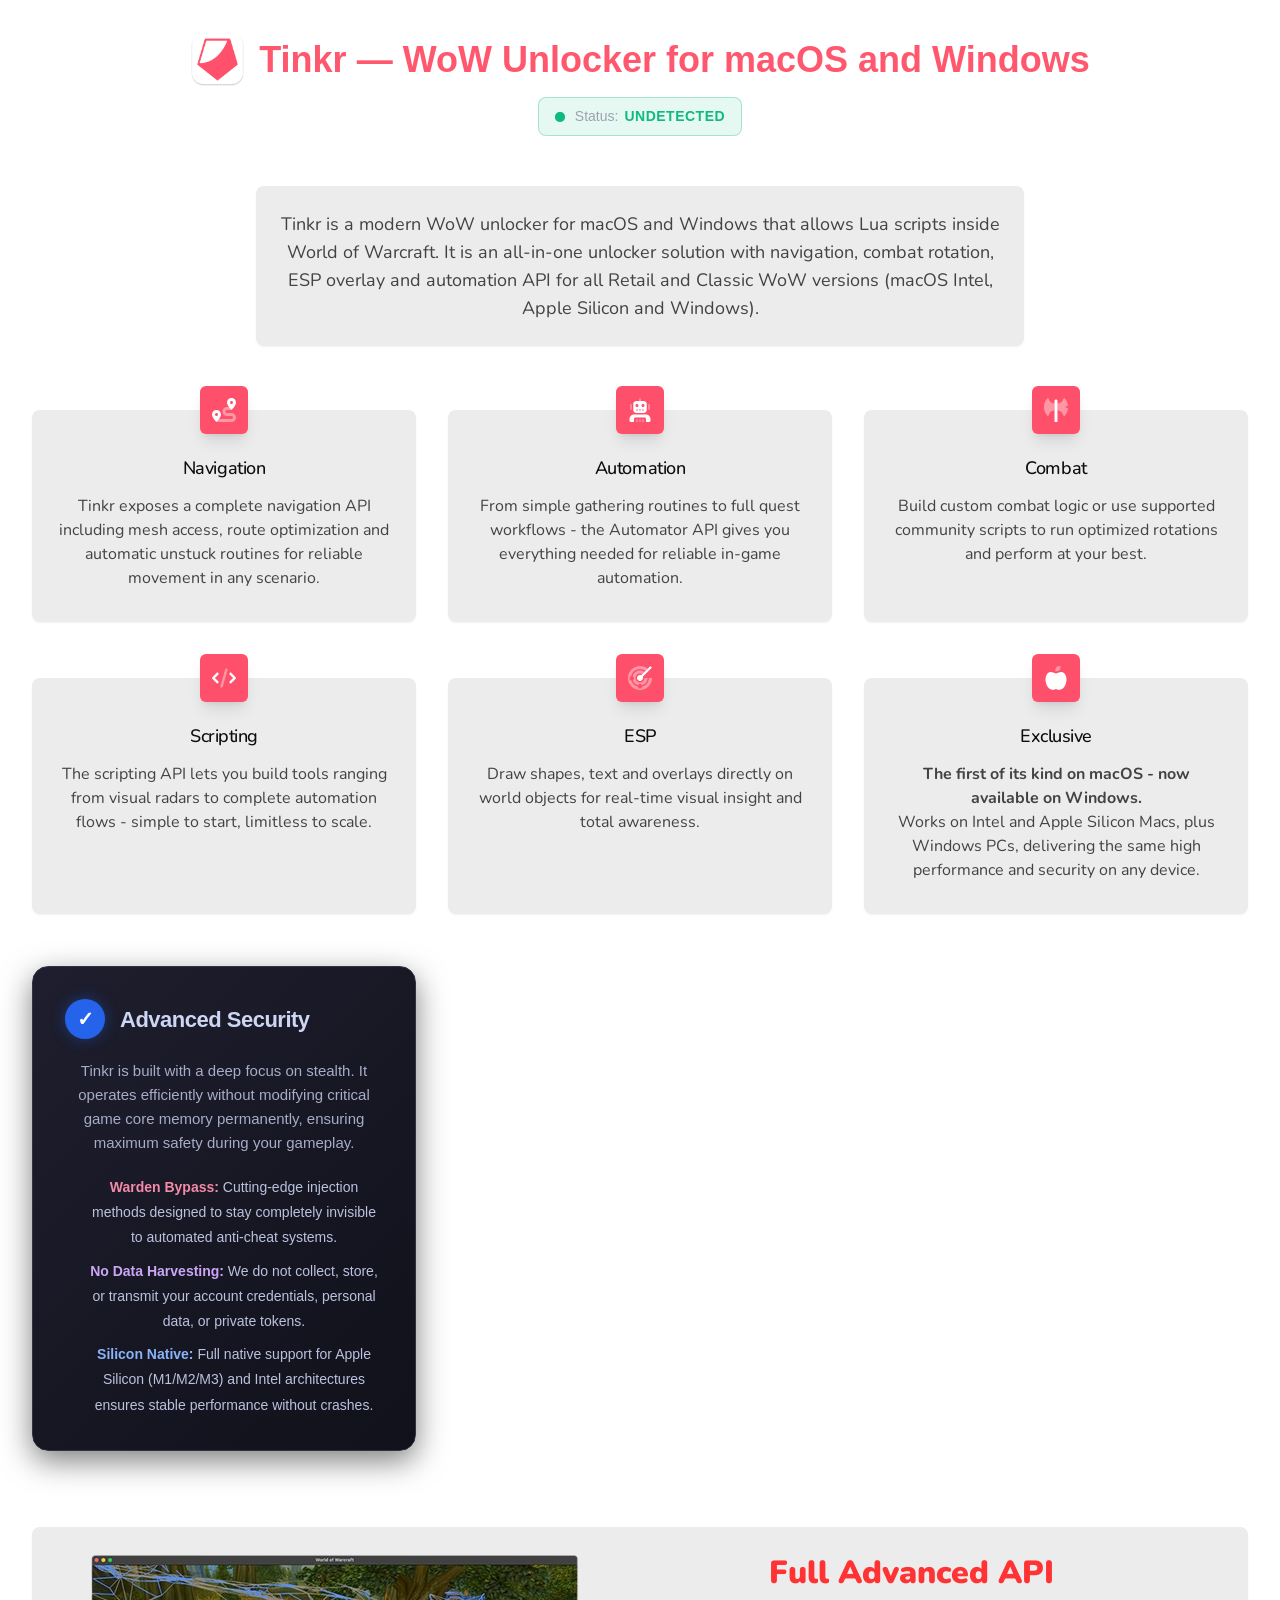
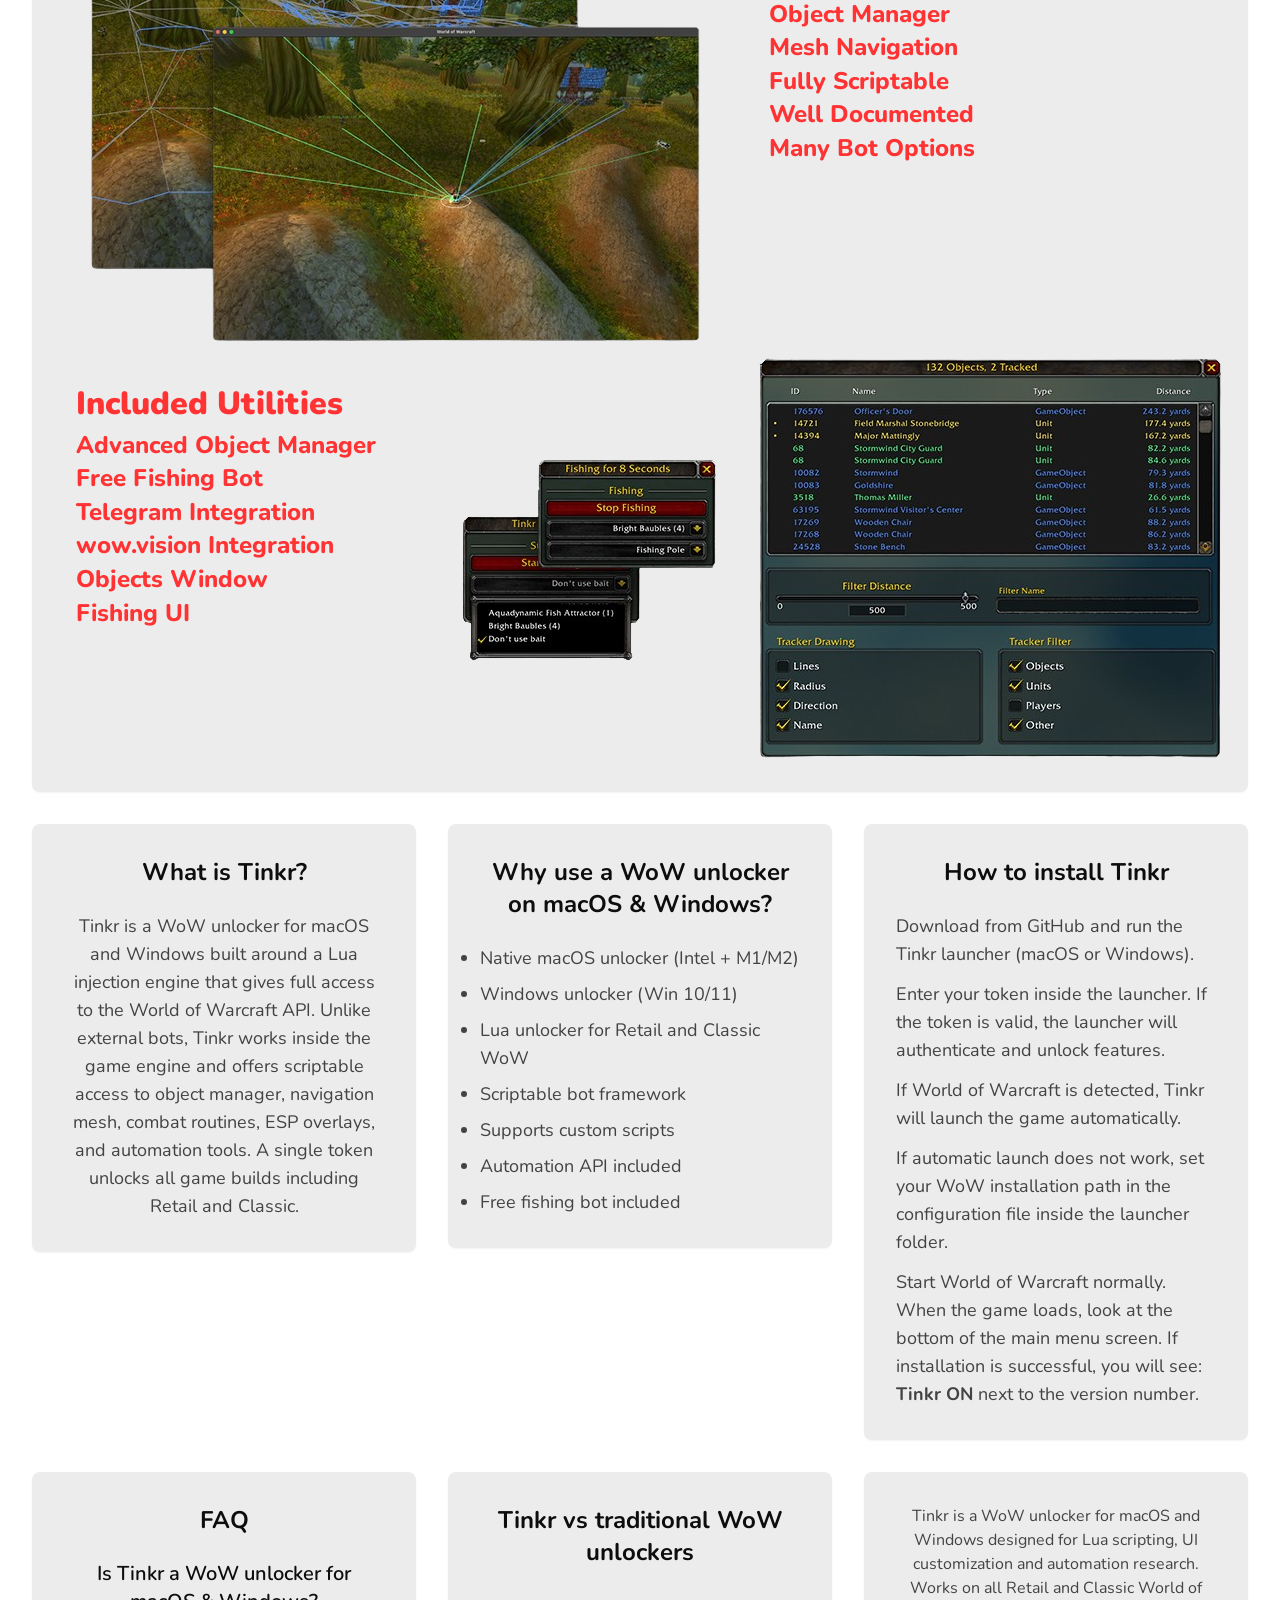
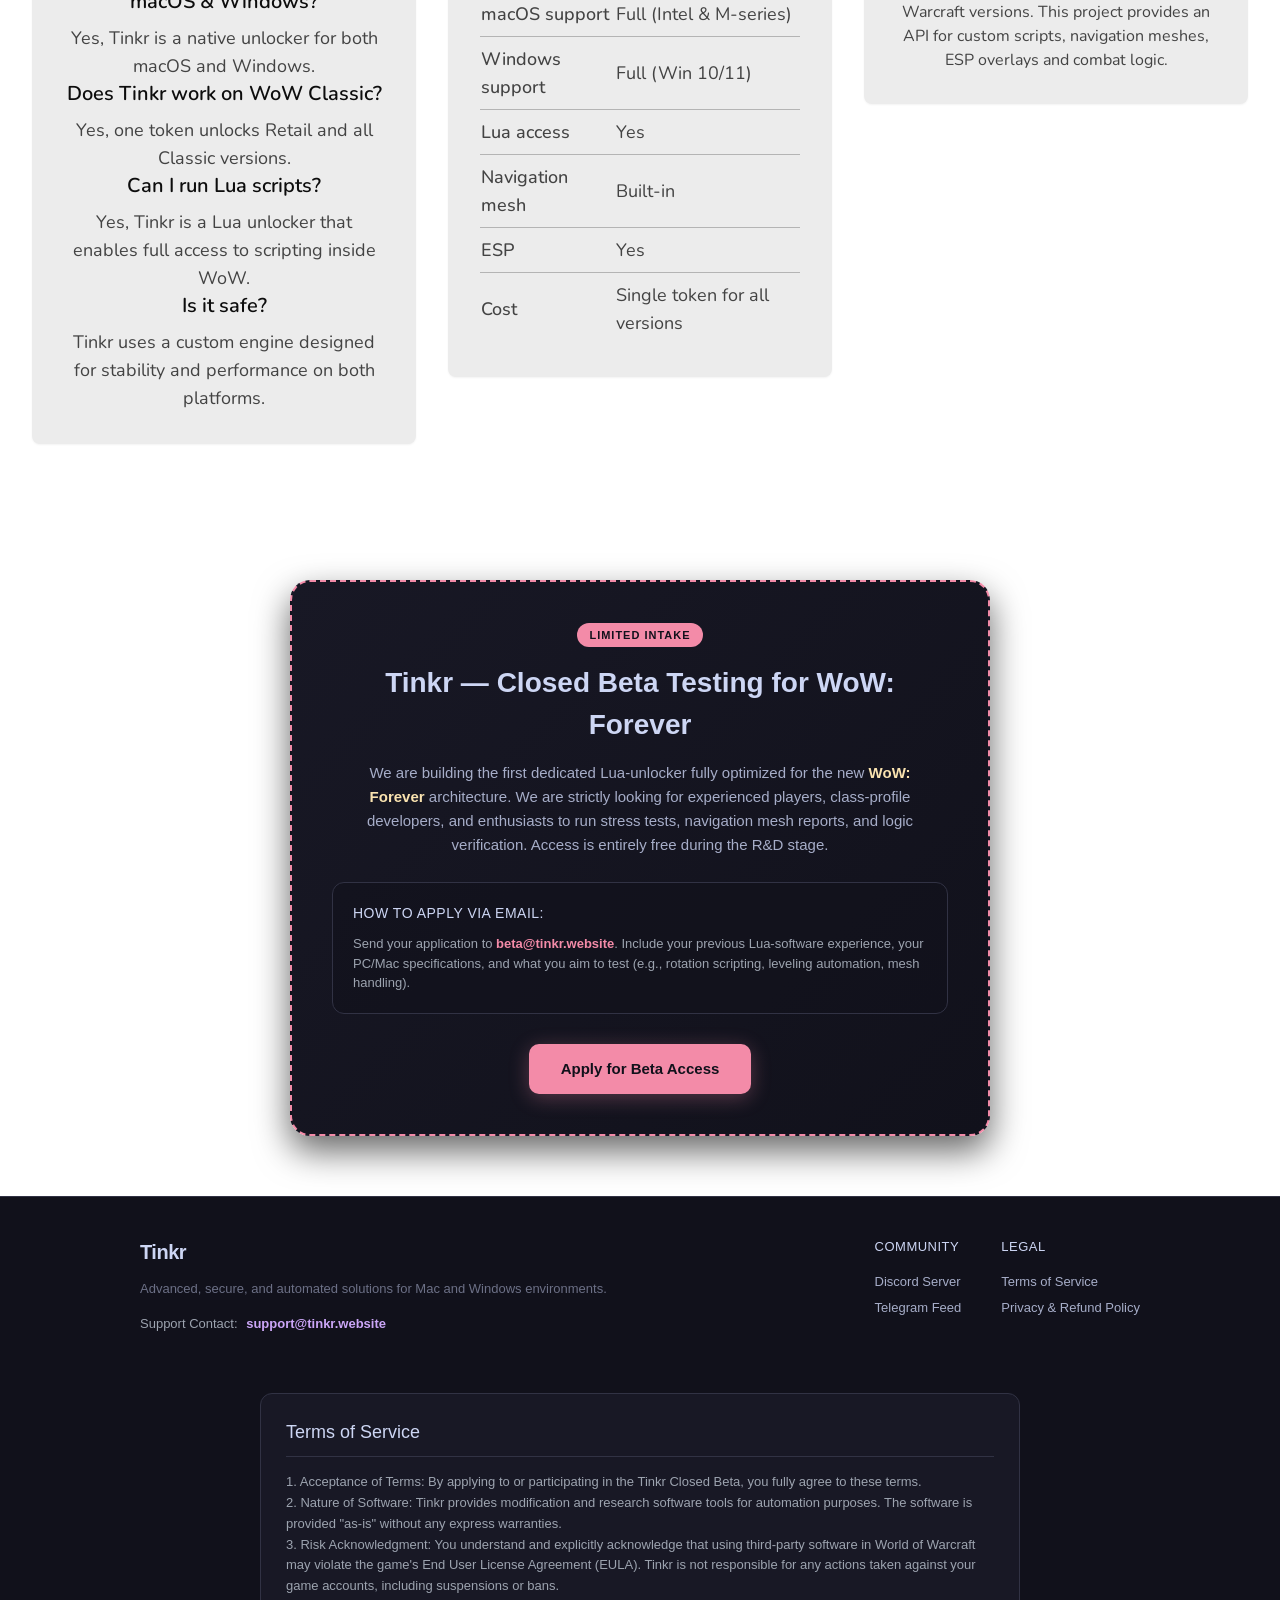
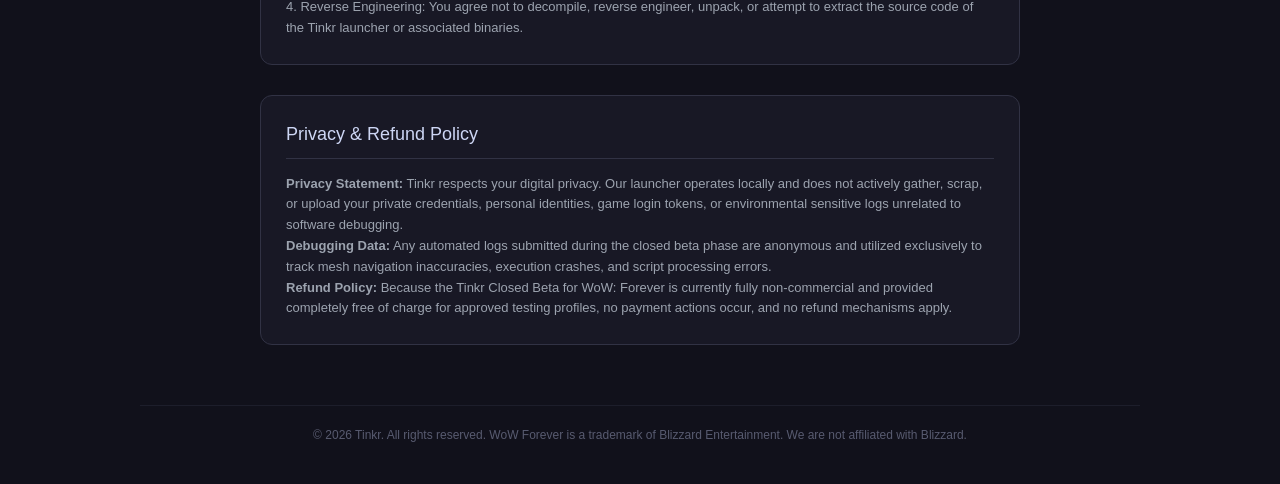
<file: index.html>
<!DOCTYPE html>
<html lang="en">
<head>
    <meta charset="utf-8">
    <meta name="viewport" content="width=device-width, initial-scale=1">
    <title>Tinkr — WoW Unlocker for macOS and Windows | Lua Unlocker for Retail & Classic</title>
    <meta name="description" content="Tinkr is a WoW unlocker for macOS and Windows that enables Lua scripts, automation, navigation, ESP and custom bot development. Supports all Retail builds and all Classic versions (TBC, WotLK, Cata, SoD).">
    <link rel="stylesheet" href="https://fonts.googleapis.com/css2?family=Nunito:wght@400;600;700&display=swap">
    <link rel="stylesheet" href="app.css">
        <link rel="icon" href="favicon.ico" type="image/x-icon">
<script type="application/ld+json">
{
  "@context": "https://schema.org",
  "@type": "WebSite",
  "name": "Tinkr",
  "alternateName": ["Tinkr WoW", "Tinkr Unlocker"],
  "url": "https://tinkr.website/"
}
</script>
<link rel="canonical" href="https://tinkr.website" />
</head>
<body class="font-sans antialiased">
<div class="min-h-screen">
    <main class="static">
    <div class="pt-8 pb-10 bg-white dark:bg-tdark-800">
        <div class="max-w-md px-4 mx-auto text-center sm:max-w-3xl sm:px-6 lg:px-8 lg:max-w-7xl">
            <div class="lg:text-center">
<div class="logo2" style="
    display:flex;
    align-items:center;
    justify-content:center;
    gap:14px;
    font-family: 'Inter', 'Roboto', 'Open Sans', sans-serif;
    font-size:36px;
    font-weight:600;
    color:#ff586e;
">
    <img src="logo.png" alt="tinkr logo" style="
        width:55px;
        height:55px;
        display:block;
    ">
    
    <h1 style="margin:0; font-size:36px; font-weight:600; color:#ff586e;">
        Tinkr — WoW Unlocker for macOS and Windows
    </h1>

</div>


<!-- DETECTION STATUS START -->
<div style="display: inline-flex; align-items: center; background: rgba(16, 185, 129, 0.1); border: 1px solid rgba(16, 185, 129, 0.3); padding: 8px 16px; border-radius: 8px; font-family: 'Segoe UI', Roboto, sans-serif; margin: 10px 0;">
    <span style="position: relative; display: flex; h: 10px; w: 10px; margin-right: 10px;">
        <span style="animation: ping 1.5s cubic-bezier(0, 0, 0.2, 1) infinite; position: absolute; inline-size: 10px; block-size: 10px; border-radius: 50%; background-color: #10b981; opacity: 0.75;"></span>
        <span style="position: relative; display: inline-flex; border-radius: 50%; inline-size: 10px; block-size: 10px; background-color: #10b981;"></span>
    </span>
    <span style="color: #9ca3af; font-size: 14px; font-weight: 500; margin-right: 6px;">Status:</span>
    <span style="color: #10b981; font-size: 14px; font-weight: 700; text-transform: uppercase; letter-spacing: 0.5px;">Undetected</span>
</div>

<style>
@keyframes ping {
    75%, 100% { transform: scale(2.5); opacity: 0; }
}
</style>
<!-- DETECTION STATUS END -->


<div class="mt-10">
    <div class="max-w-3xl mx-auto">
        <div class="flow-root px-6 py-6 rounded-lg shadow-sm bg-tdark-50 dark:bg-tdark-700">
            <p class="text-lg text-tdark-500 dark:text-tdark-300 text-center leading-relaxed">
                Tinkr is a modern WoW unlocker for macOS and Windows that allows Lua scripts inside World of Warcraft.
                It is an all-in-one unlocker solution with navigation, combat rotation, ESP overlay and automation API
                for all Retail and Classic WoW versions (macOS Intel, Apple Silicon and Windows).
            </p>
        </div>
    </div>
</div>
            </div>
            <div class="mt-10 text-center">
                <div class="grid grid-cols-1 gap-8 sm:grid-cols-2 lg:grid-cols-3">
                    <div class="pt-6">
                        <div class="flow-root h-full px-6 pb-8 rounded-lg shadow-sm bg-tdark-50 dark:bg-tdark-700">
                            <div class="-mt-6">
                                <div>
                                <span
                                    class="inline-flex items-center justify-center p-3 text-white rounded-md shadow-lg bg-tinkr">
                                    <svg class="w-6 h-6" fill="currentColor" xmlns="http://www.w3.org/2000/svg" viewBox="0 0 512 512"><defs><style>.fa-secondary{opacity:.4}</style></defs><path class="fa-primary" d="M512 96C512 160 416 256 416 256C416 256 320 160 320 96C320 42.98 362.1 0 416 0C469 0 512 42.98 512 96zM416 64C398.3 64 384 78.33 384 96C384 113.7 398.3 128 416 128C433.7 128 448 113.7 448 96C448 78.33 433.7 64 416 64zM192 352C192 416 96 512 96 512C96 512 0 416 0 352C0 298.1 42.98 256 96 256C149 256 192 298.1 192 352zM96 320C78.33 320 64 334.3 64 352C64 369.7 78.33 384 96 384C113.7 384 128 369.7 128 352C128 334.3 113.7 320 96 320z"/><path class="fa-secondary" d="M416 256H320C302.3 256 288 270.3 288 288C288 305.7 302.3 320 320 320H416C469 320 512 362.1 512 416C512 469 469 512 416 512H96C96 512 124.1 483.9 149.9 448H416C433.7 448 448 433.7 448 416C448 398.3 433.7 384 416 384H320C266.1 384 224 341 224 288C224 234.1 266.1 192 320 192H362.1C387.9 227.9 416 256 416 256z"/></svg>                                </span>
                                </div>
                                <h3 class="mt-5 text-lg font-medium tracking-tight text-tdark-900 dark:text-tdark-200">Navigation</h3>
                                <p class="mt-3 text-base text-tdark-500 dark:text-tdark-300">
                                    Tinkr exposes a complete navigation API including mesh access, route optimization and automatic unstuck routines for reliable movement in any scenario.
                                </p>
                            </div>
                        </div>
                    </div>

                    <div class="pt-6">
                        <div class="flow-root h-full px-6 pb-8 rounded-lg shadow-sm bg-tdark-50 dark:bg-tdark-700">
                            <div class="-mt-6">
                                <div>
                                <span
                                    class="inline-flex items-center justify-center p-3 text-white rounded-md shadow-lg bg-tinkr">
                                    <svg class="w-6 h-6" fill="currentColor" xmlns="http://www.w3.org/2000/svg" viewBox="0 0 448 512"><defs><style>.fa-secondary{opacity:.4}</style></defs><path class="fa-primary" d="M80 128C80 92.65 108.7 64 144 64H304C339.3 64 368 92.65 368 128V256C368 291.3 339.3 320 304 320H144C108.7 320 80 291.3 80 256V128zM160 128C142.3 128 128 142.3 128 160C128 177.7 142.3 192 160 192C177.7 192 192 177.7 192 160C192 142.3 177.7 128 160 128zM288 192C305.7 192 320 177.7 320 160C320 142.3 305.7 128 288 128C270.3 128 256 142.3 256 160C256 177.7 270.3 192 288 192zM160 272C168.8 272 176 264.8 176 256C176 247.2 168.8 240 160 240C151.2 240 144 247.2 144 256C144 264.8 151.2 272 160 272zM224 240C215.2 240 208 247.2 208 256C208 264.8 215.2 272 224 272C232.8 272 240 264.8 240 256C240 247.2 232.8 240 224 240zM288 272C296.8 272 304 264.8 304 256C304 247.2 296.8 240 288 240C279.2 240 272 247.2 272 256C272 264.8 279.2 272 288 272zM0 448C0 394.1 42.98 352 96 352H352C405 352 448 394.1 448 448V480C448 497.7 433.7 512 416 512H352V448C352 430.3 337.7 416 320 416H128C110.3 416 96 430.3 96 448V512H32C14.33 512 0 497.7 0 480V448z"/><path class="fa-secondary" d="M240 64H208V16C208 7.164 215.2 0 224 0C232.8 0 240 7.164 240 16V64zM48 144V240C48 248.8 40.84 256 32 256C23.16 256 16 248.8 16 240V144C16 135.2 23.16 128 32 128C40.84 128 48 135.2 48 144zM176 512H144V464C144 455.2 151.2 448 160 448C168.8 448 176 455.2 176 464V512zM240 512H208V464C208 455.2 215.2 448 224 448C232.8 448 240 455.2 240 464V512zM288 448C296.8 448 304 455.2 304 464V512H272V464C272 455.2 279.2 448 288 448zM432 240C432 248.8 424.8 256 416 256C407.2 256 400 248.8 400 240V144C400 135.2 407.2 128 416 128C424.8 128 432 135.2 432 144V240z"/></svg>                                </span>
                                </div>
                                <h3 class="mt-5 text-lg font-medium tracking-tight text-tdark-900 dark:text-tdark-200">Automation</h3>
                                <p class="mt-3 text-base text-tdark-500 dark:text-tdark-300">
                                    From simple gathering routines to full quest workflows - the Automator API gives you everything needed for reliable in-game automation.
                                </p>
                            </div>
                        </div>
                    </div>

                    <div class="pt-6">
                        <div class="flow-root h-full px-6 pb-8 rounded-lg shadow-sm bg-tdark-50 dark:bg-tdark-700">
                            <div class="-mt-6">
                                <div>
                                <span
                                    class="inline-flex items-center justify-center p-3 text-white rounded-md shadow-lg bg-tinkr">
                                    <svg class="w-6 h-6" fill="currentColor" xmlns="http://www.w3.org/2000/svg" viewBox="0 0 512 512"><defs><style>.fa-secondary{opacity:.4}</style></defs><path class="fa-primary" d="M288 64v431.1C288 504.8 280.8 512 272 512h-32C231.2 512 224 504.8 224 496V64c0-17.67 14.33-32 32-32S288 46.33 288 64z"/><path class="fa-secondary" d="M101 13.61c-3.125-13-17.66-18.13-26.78-8.876C28.63 50.86 0 117.6 0 192s28.62 141.1 74.25 187.3c9.125 9.252 23.66 4.126 26.78-8.876c5.404-22.65 15.54-42.94 29.19-59.58C152.9 283.2 188.3 269.1 224 269.1V114.9c-35.74 0-71.12-14.03-93.78-41.67C116.6 56.55 106.4 36.25 101 13.61zM512 160.9c-6.854-61.57-33.46-116.3-72.63-155.8c-9.139-9.209-24.54-4.087-27.58 8.524c-6.09 25.24-18.08 47.59-34.33 65.18c-22.41 24.26-55.3 36.07-88.33 36.07H288v154.3h1.127c33.03 0 65.92 11.81 88.33 36.07c16.25 17.59 28.24 39.93 34.33 65.18c3.043 12.61 18.44 17.73 27.58 8.523C478.5 339.4 505.1 284.7 512 223.1L449.3 192L512 160.9z"/></svg>                                </span>
                                </div>
                                <h3 class="mt-5 text-lg font-medium tracking-tight text-tdark-900 dark:text-tdark-200">Combat</h3>
                                <p class="mt-3 text-base text-tdark-500 dark:text-tdark-300">
                                    Build custom combat logic or use supported community scripts to run optimized rotations and perform at your best.
                                </p>
                            </div>
                        </div>
                    </div>

                    <div class="pt-6">
                        <div class="flow-root h-full px-6 pb-8 rounded-lg shadow-sm bg-tdark-50 dark:bg-tdark-700">
                            <div class="-mt-6">
                                <div>
                                <span
                                    class="inline-flex items-center justify-center p-3 text-white rounded-md shadow-lg bg-tinkr">
                                    <svg class="w-6 h-6" fill="currentColor" xmlns="http://www.w3.org/2000/svg" viewBox="0 0 640 512"><defs><style>.fa-secondary{opacity:.4}</style></defs><path class="fa-primary" d="M518.6 121.4L630.6 233.4C643.1 245.9 643.1 266.1 630.6 278.6L518.6 390.6C506.1 403.1 485.9 403.1 473.4 390.6C460.9 378.1 460.9 357.9 473.4 345.4L562.7 256L473.4 166.6C460.9 154.1 460.9 133.9 473.4 121.4C485.9 108.9 506.1 108.9 518.6 121.4V121.4zM166.6 166.6L77.25 256L166.6 345.4C179.1 357.9 179.1 378.1 166.6 390.6C154.1 403.1 133.9 403.1 121.4 390.6L9.372 278.6C-3.124 266.1-3.124 245.9 9.372 233.4L121.4 121.4C133.9 108.9 154.1 108.9 166.6 121.4C179.1 133.9 179.1 154.1 166.6 166.6V166.6z"/><path class="fa-secondary" d="M414.8 40.79L286.8 488.8C281.9 505.8 264.2 515.6 247.2 510.8C230.2 505.9 220.4 488.2 225.2 471.2L353.2 23.21C358.1 6.216 375.8-3.624 392.8 1.232C409.8 6.087 419.6 23.8 414.8 40.79z"/></svg>                                </span>
                                </div>
                                <h3 class="mt-5 text-lg font-medium tracking-tight text-tdark-900 dark:text-tdark-200">Scripting</h3>
                                <p class="mt-3 text-base text-tdark-500 dark:text-tdark-300">
                                    The scripting API lets you build tools ranging from visual radars to complete automation flows - simple to start, limitless to scale.
                                </p>
                            </div>
                        </div>
                    </div>

                    <div class="pt-6">
                        <div class="flow-root h-full px-6 pb-8 rounded-lg shadow-sm bg-tdark-50 dark:bg-tdark-700">
                            <div class="-mt-6">
                                <div>
                                <span
                                    class="inline-flex items-center justify-center p-3 text-white rounded-md shadow-lg bg-tinkr">
                                    <svg class="w-6 h-6" fill="currentColor" xmlns="http://www.w3.org/2000/svg" viewBox="0 0 512 512"><defs><style>.fa-secondary{opacity:.4}</style></defs><path class="fa-primary" d="M314.9 231C318.2 238.7 320 247.1 320 256C320 291.3 291.3 320 256 320C220.7 320 192 291.3 192 256C192 220.7 220.7 192 256 192C264.9 192 273.3 193.8 280.1 197.1L463 15.03C472.4 5.657 487.6 5.657 496.1 15.03C506.3 24.4 506.3 39.6 496.1 48.97L314.9 231z"/><path class="fa-secondary" d="M350.9 127.2L304.8 173.3C290.5 164.8 273.8 160 256 160C202.1 160 160 202.1 160 256C160 309 202.1 352 256 352C309 352 352 309 352 256H416C416 329.5 366.4 391.5 298.8 410.2C290.8 394.7 274.7 384 256 384C237.3 384 221.2 394.7 213.2 410.2C161.6 395.9 120.4 356.4 103.9 305.7C118.3 297.4 128 281.8 128 264C128 244.6 116.5 227.9 99.99 220.3C116.2 149.1 179.9 96 256 96C291.5 96 324.3 107.6 350.9 127.2V127.2zM373.7 104.3C341.2 79.05 300.4 64 256 64C163.1 64 85.66 129.9 67.85 217.6C47.22 222.9 32 241.7 32 264C32 287.8 49.35 307.6 72.1 311.4C91.43 375.7 143.6 425.8 209.1 442.2C213.8 463.8 233 480 256 480C278.1 480 298.2 463.8 302.9 442.2C386.3 421.3 448 345.9 448 256H512C512 397.4 397.4 512 256 512C114.6 512 0 397.4 0 256C0 114.6 114.6 0 256 0C318.1 0 374.9 22.08 419.3 58.8L373.7 104.3z"/></svg>                                </span>
                                </div>
                                <h3 class="mt-5 text-lg font-medium tracking-tight text-tdark-900 dark:text-tdark-200">ESP</h3>
                                <p class="mt-3 text-base text-tdark-500 dark:text-tdark-300">
                                   Draw shapes, text and overlays directly on world objects for real-time visual insight and total awareness.
                                </p>
                            </div>
                        </div>
                    </div>

                    <div class="pt-6">
                        <div class="flow-root h-full px-6 pb-8 rounded-lg shadow-sm bg-tdark-50 dark:bg-tdark-700">
                            <div class="-mt-6">
                                <div>
                                <span
                                    class="inline-flex items-center justify-center p-3 text-white rounded-md shadow-lg bg-tinkr">
                                    <svg class="w-6 h-6" fill="currentColor" fill="currentColor" xmlns="http://www.w3.org/2000/svg" viewBox="0 0 448 512"><defs><style>.fa-secondary{opacity:.4}</style></defs><path d="M295.92 88q-14 13-37 19a116.69 116.69 0 0 1-35 5l-15-1a128.32 128.32 0 0 1 0-32q4-36 23-55 14-13 37-19a116.69 116.69 0 0 1 35-5l15 1 1 15a117.29 117.29 0 0 1-5 35q-6 23-19 37z" class="fa-secondary"/><path d="M350.86 129q39 7 63.92 42 22 31 30 78a248.7 248.7 0 0 1-1 86q-12 71-47.94 119-43 58-107.87 58-16 0-35-10a56.45 56.45 0 0 0-57.97 0q-19 10-35 10-64.85 0-107.8-58-36-48-47.94-119a248.7 248.7 0 0 1-1-86q8-47 30-78 25-35 63.92-42 24-4 65.92 7 36 10 60.93 24 25-14 60.93-24 41.93-11 65.9-7z" class="fa-primary"/></svg>                                </span>
                                </div>
                                <h3 class="mt-5 text-lg font-medium tracking-tight text-tdark-900 dark:text-tdark-200">Exclusive</h3>
                                <p class="mt-3 text-base text-tdark-500 dark:text-tdark-300">
                                    <b>The first of its kind on macOS - now available on Windows.</b><br />
Works on Intel and Apple Silicon Macs, plus Windows PCs, delivering the same high performance and security on any device.
                                </p>
                            </div>
                        </div>
                    </div>



                    <!-- SECURITY SECTION START -->
<div style="background: linear-gradient(135deg, #1e1e2e 0%, #11111b 100%); border: 1px solid #313244; border-radius: 16px; padding: 32px; max-width: 600px; margin: 20px auto; font-family: 'Segoe UI', Roboto, sans-serif; box-shadow: 0 10px 30px rgba(0,0,0,0.5);">
    <div style="display: flex; align-items: center; margin-bottom: 20px;">
        <div style="background: #2563eb; color: white; border-radius: 50%; width: 40px; height: 40px; display: flex; align-items: center; justify-content: center; font-size: 20px; font-weight: bold; margin-right: 15px; box-shadow: 0 0 15px rgba(37, 99, 235, 0.4);">✓</div>
        <h3 style="color: #cdd6f4; margin: 0; font-size: 22px; font-weight: 700; letter-spacing: -0.5px;">Advanced Security</h3>
    </div>
    <p style="color: #a6adc8; font-size: 15px; line-height: 1.6; margin-top: 0; margin-bottom: 20px;">
        Tinkr is built with a deep focus on stealth. It operates efficiently without modifying critical game core memory permanently, ensuring maximum safety during your gameplay.
    </p>
    <ul style="margin: 0; padding-left: 20px; color: #bac2de; font-size: 14px; line-height: 1.8;">
        <li style="margin-bottom: 8px;"><strong style="color: #f38ba8;">Warden Bypass:</strong> Cutting-edge injection methods designed to stay completely invisible to automated anti-cheat systems.</li>
        <li style="margin-bottom: 8px;"><strong style="color: #cba6f7;">No Data Harvesting:</strong> We do not collect, store, or transmit your account credentials, personal data, or private tokens.</li>
        <li style="margin-bottom: 0;"><strong style="color: #89b4fa;">Silicon Native:</strong> Full native support for Apple Silicon (M1/M2/M3) and Intel architectures ensures stable performance without crashes.</li>
    </ul>
</div>
<!-- SECURITY SECTION END -->



<div class="pt-6 md:col-span-2 lg:col-span-3">
  <div class="flow-root h-full px-6 pb-8 rounded-lg shadow-sm bg-tdark-50 dark:bg-tdark-700">

    <style>
      .info-row {
        display:flex;
        align-items:flex-start;
        gap:50px;
      }

      .info-left img {
        display:block;
        width:auto;
        height:auto;
        max-width:100%;
        position:relative;
        left:30px;  
        top:25px;
      }

      .info-right {
        margin-left:40px; 
        margin-top:30px; 
        flex:1; 
        text-align:left;
      }

      .info-right h2 {
        margin:0 0 12px 0; 
        color:#ff3333; 
        font-weight:900; 
        font-size:48px; 
        line-height:1;
      }

      .info-right ul {
        list-style:none; 
        margin:0; 
        padding:0;
      }

      .info-right li {
        color:#ff3333; 
        font-weight:800; 
        font-size:36px; 
        margin:0 0 8px 0; 
        line-height:1.15;
      }

.info-images {
  display:flex;
  gap:20px;
  align-items:center;
  margin-top:30px;
}
      .info-images img {
        display:block;
        width:auto;
        height:auto;
        max-width:450px;
      }

      @media(max-width:980px){
        .info-row { flex-direction:column; gap:20px; }
        .info-left img { left:0; top:0; width:100%; }
        .info-right { margin-left:0; margin-top:18px; }
        .info-right h2 { font-size:32px; }
        .info-right li { font-size:18px; }
        .info-images { flex-direction:column; }
        .info-images img { max-width:100%; }
      }
    </style>

    <div class="info-row">
      <div class="info-left">
        <img src="image1.png" alt="Radar tinkr">
      </div>

      <div class="info-right">
        <h2>Full Advanced API</h2>
        <ul>
          <li>Object Manager</li>
          <li>Mesh Navigation</li>
          <li>Fully Scriptable</li>
          <li>Well Documented</li>
          <li>Many Bot Options</li>
        </ul>
      </div>
    </div>

<div class="info-row" style="margin-top:60px;">

  <style>
    .info-row h2 {
      font-size:32px;
      font-weight:900;
      color:#ff3333;
      margin:0 0 12px 0;
      line-height:1;
    }

    .info-row ul {
      list-style:none;
      margin:0;
      padding:0;
    }
    .info-row ul li {
      font-size:24px;
      font-weight:800;
      color:#ff3333;
      margin:0 0 6px 0;
      line-height:1.15;
    }

    .info-images {
      display:flex;
      align-items:center; 
      justify-content:center;
      gap:40px;
margin-top:-30px;
    }
    .info-images img {
      display:block;
      height:auto;
      max-width:100%;
    }
  </style>

  <div class="info-right" style="margin-top:0; margin-left:20px;">
    <h2>Included Utilities</h2>
    <ul>
      <li>Advanced Object Manager</li>
      <li>Free Fishing Bot</li>
      <li>Telegram Integration</li>
      <li>wow.vision Integration</li>
      <li>Objects Window</li>
      <li>Fishing UI</li>
    </ul>
  </div>

  <div class="info-images">
    <img src="image3.png" alt="Object detect tinkr">
    <img src="image2.png" alt="Fish wow bot tinkr">
  </div>
</div>

  </div>
</div>




<div class="mt-16">
  <div class="max-w-4xl mx-auto">
    <div class="flow-root px-8 py-8 rounded-lg shadow-sm bg-tdark-50 dark:bg-tdark-700">
      
      <h2 class="text-2xl font-bold text-tdark-900 dark:text-tdark-100 text-center mb-6">
        What is Tinkr?
      </h2>

      <p class="text-lg text-tdark-500 dark:text-tdark-300 leading-relaxed text-center">
        Tinkr is a WoW unlocker for macOS and Windows built around a Lua injection engine that gives full access 
        to the World of Warcraft API. Unlike external bots, Tinkr works inside the game engine and 
        offers scriptable access to object manager, navigation mesh, combat routines, ESP overlays, 
        and automation tools. A single token unlocks all game builds including Retail and Classic.
      </p>
    </div>
  </div>
</div>

<div class="mt-16">
  <div class="max-w-4xl mx-auto">
    <div class="flow-root px-8 py-8 rounded-lg shadow-sm bg-tdark-50 dark:bg-tdark-700">

      <h2 class="text-2xl font-bold text-tdark-900 dark:text-tdark-100 text-center mb-6">
        Why use a WoW unlocker on macOS & Windows?
      </h2>

      <ul class="text-lg text-tdark-500 dark:text-tdark-300 leading-relaxed space-y-2 list-disc max-w-md mx-auto text-left">
        <li>Native macOS unlocker (Intel + M1/M2)</li>
        <li>Windows unlocker (Win 10/11)</li>
        <li>Lua unlocker for Retail and Classic WoW</li>
        <li>Scriptable bot framework</li>
        <li>Supports custom scripts</li>
        <li>Automation API included</li>
        <li>Free fishing bot included</li>
      </ul>

    </div>
  </div>
</div>


<div class="mt-16">
  <div class="max-w-4xl mx-auto">
    <div class="flow-root px-8 py-8 rounded-lg shadow-sm bg-tdark-50 dark:bg-tdark-700">

      <h2 class="text-2xl font-bold text-tdark-900 dark:text-tdark-100 text-center mb-6">
        How to install Tinkr
      </h2>

      <ol class="text-lg text-tdark-500 dark:text-tdark-300 leading-relaxed space-y-3 list-decimal max-w-2xl mx-auto text-left">
        <li>Download from GitHub and run the Tinkr launcher (macOS or Windows).</li>
        <li>Enter your token inside the launcher. If the token is valid, the launcher will authenticate and unlock features.</li>
        <li>If World of Warcraft is detected, Tinkr will launch the game automatically.</li>
        <li>If automatic launch does not work, set your WoW installation path in the configuration file inside the launcher folder.</li>
        <li>Start World of Warcraft normally. When the game loads, look at the bottom of the main menu screen. If installation is successful, you will see: <strong>Tinkr ON</strong> next to the version number.</li>
      </ol>
    </div>
  </div>
</div>


<div class="mt-16">
  <div class="max-w-4xl mx-auto">
    <div class="flow-root px-8 py-8 rounded-lg shadow-sm bg-tdark-50 dark:bg-tdark-700">

      <h2 class="text-2xl font-bold text-tdark-900 dark:text-tdark-100 text-center mb-6">
        FAQ
      </h2>

      <div class="space-y-8">
        <div>
          <h3 class="text-xl font-semibold text-tdark-900 dark:text-tdark-200">Is Tinkr a WoW unlocker for macOS & Windows?</h3>
          <p class="mt-2 text-lg text-tdark-500 dark:text-tdark-300 leading-relaxed">
            Yes, Tinkr is a native unlocker for both macOS and Windows.
          </p>
        </div>

        <div>
          <h3 class="text-xl font-semibold text-tdark-900 dark:text-tdark-200">Does Tinkr work on WoW Classic?</h3>
          <p class="mt-2 text-lg text-tdark-500 dark:text-tdark-300 leading-relaxed">
            Yes, one token unlocks Retail and all Classic versions.
          </p>
        </div>

        <div>
          <h3 class="text-xl font-semibold text-tdark-900 dark:text-tdark-200">Can I run Lua scripts?</h3>
          <p class="mt-2 text-lg text-tdark-500 dark:text-tdark-300 leading-relaxed">
            Yes, Tinkr is a Lua unlocker that enables full access to scripting inside WoW.
          </p>
        </div>

        <div>
          <h3 class="text-xl font-semibold text-tdark-900 dark:text-tdark-200">Is it safe?</h3>
          <p class="mt-2 text-lg text-tdark-500 dark:text-tdark-300 leading-relaxed">
            Tinkr uses a custom engine designed for stability and performance on both platforms.
          </p>
        </div>

      </div>

    </div>
  </div>
</div>

<div class="mt-16">
  <div class="max-w-4xl mx-auto">
    <div class="flow-root px-8 py-8 rounded-lg shadow-sm bg-tdark-50 dark:bg-tdark-700">

      <h2 class="text-2xl font-bold text-tdark-900 dark:text-tdark-100 text-center mb-6">
        Tinkr vs traditional WoW unlockers
      </h2>

      <div class="overflow-x-auto">
        <table class="w-full text-lg text-tdark-500 dark:text-tdark-300 leading-relaxed mx-auto text-left">
          <tbody class="divide-y divide-tdark-200 dark:divide-tdark-600">
            <tr><td class="py-2 font-medium">macOS support</td><td class="py-2">Full (Intel & M-series)</td></tr>
            <tr><td class="py-2 font-medium">Windows support</td><td class="py-2">Full (Win 10/11)</td></tr>
            <tr><td class="py-2 font-medium">Lua access</td><td class="py-2">Yes</td></tr>
            <tr><td class="py-2 font-medium">Navigation mesh</td><td class="py-2">Built-in</td></tr>
            <tr><td class="py-2 font-medium">ESP</td><td class="py-2">Yes</td></tr>
            <tr><td class="py-2 font-medium">Cost</td><td class="py-2">Single token for all versions</td></tr>
          </tbody>
        </table>
      </div>

    </div>
  </div>
</div>

<div class="mt-16">
  <div class="max-w-4xl mx-auto">
    <div class="flow-root px-8 py-8 rounded-lg shadow-sm bg-tdark-50 dark:bg-tdark-700">

      <p class="text-base text-tdark-500 dark:text-tdark-300 leading-relaxed text-center">
        Tinkr is a WoW unlocker for macOS and Windows designed for Lua scripting, UI customization and 
        automation research. Works on all Retail and Classic World of Warcraft versions. This project 
        provides an API for custom scripts, navigation meshes, ESP overlays and combat logic.
      </p>

    </div>
  </div>
</div>

<div class="pt-6 md:col-span-2 lg:col-span-3">
                                                    
                                            </div>
                </div>
            </div>
        </div>
    </div>

        <div class="absolute top-20 right-3">
            <button
                x-cloak
                @click="darkMode = !darkMode"
                id="theme-toggle"
                type="button"
                class="text-tdark-500 dark:text-tdark-400 hover:bg-tdark-100 dark:hover:bg-tdark-700 focus:outline-none focus:ring-4 focus:ring-tdark-200 dark:focus:ring-tdark-700 rounded-lg text-sm p-2.5"
            >
                <svg
                    x-show="!darkMode"
                    id="theme-toggle-dark-icon"
                    class="w-5 h-5"
                    fill="currentColor"
                    viewBox="0 0 20 20"
                    xmlns="http://www.w3.org/2000/svg"
                >
                    <path
                        d="M17.293 13.293A8 8 0 016.707 2.707a8.001 8.001 0 1010.586 10.586z"
                    ></path>
                </svg>
                <svg
                    x-show="darkMode"
                    id="theme-toggle-light-icon"
                    class="w-5 h-5"
                    fill="currentColor"
                    viewBox="0 0 20 20"
                    xmlns="http://www.w3.org/2000/svg"
                >
                    <path
                        d="M10 2a1 1 0 011 1v1a1 1 0 11-2 0V3a1 1 0 011-1zm4 8a4 4 0 11-8 0 4 4 0 018 0zm-.464 4.95l.707.707a1 1 0 001.414-1.414l-.707-.707a1 1 0 00-1.414 1.414zm2.12-10.607a1 1 0 010 1.414l-.706.707a1 1 0 11-1.414-1.414l.707-.707a1 1 0 011.414 0zM17 11a1 1 0 100-2h-1a1 1 0 100 2h1zm-7 4a1 1 0 011 1v1a1 1 0 11-2 0v-1a1 1 0 011-1zM5.05 6.464A1 1 0 106.465 5.05l-.708-.707a1 1 0 00-1.414 1.414l.707.707zm1.414 8.486l-.707.707a1 1 0 01-1.414-1.414l.707-.707a1 1 0 011.414 1.414zM4 11a1 1 0 100-2H3a1 1 0 000 2h1z"
                        fill-rule="evenodd"
                        clip-rule="evenodd"
                    ></path>
                </svg>
            </button>
        </div>
    </main>
</div>

<!-- CLOSED BETA SECTION START -->
<div style="background: linear-gradient(135deg, #181825 0%, #11111b 100%); border: 2px dashed #f38ba8; border-radius: 20px; padding: 40px; max-width: 700px; margin: 40px auto; text-align: center; font-family: 'Segoe UI', Roboto, sans-serif; box-shadow: 0 15px 35px rgba(0,0,0,0.6);">
    <span style="background: #f38ba8; color: #11111b; font-size: 11px; font-weight: 800; text-transform: uppercase; padding: 4px 12px; border-radius: 50px; letter-spacing: 1px; display: inline-block; margin-bottom: 15px;">Limited Intake</span>
    <h2 style="color: #cdd6f4; margin: 0 0 15px 0; font-size: 28px; font-weight: 800;">Tinkr — Closed Beta Testing for WoW: Forever</h2>
    <p style="color: #a6adc8; font-size: 15px; line-height: 1.6; max-width: 550px; margin: 0 auto 25px auto;">
        We are building the first dedicated Lua-unlocker fully optimized for the new <span style="color: #f9e2af; font-weight: 600;">WoW: Forever</span> architecture. We are strictly looking for experienced players, class-profile developers, and enthusiasts to run stress tests, navigation mesh reports, and logic verification. Access is entirely free during the R&D stage.
    </p>
    
    <div style="background: rgba(17, 17, 27, 0.6); border: 1px solid #313244; border-radius: 12px; padding: 20px; margin-bottom: 30px; text-align: left;">
        <h4 style="color: #cdd6f4; margin: 0 0 10px 0; font-size: 14px; text-transform: uppercase; letter-spacing: 0.5px;">How to apply via Email:</h4>
        <p style="color: #9ca3af; font-size: 13px; line-height: 1.5; margin: 0;">
            Send your application to <a href="mailto:beta@tinkr.website" style="color: #f38ba8; text-decoration: none; font-weight: 600;">beta@tinkr.website</a>. Include your previous Lua-software experience, your PC/Mac specifications, and what you aim to test (e.g., rotation scripting, leveling automation, mesh handling).
        </p>
    </div>

    <a href="mailto:beta@tinkr.website?subject=Tinkr%20WoW%20Forever%20Beta%20Application" style="display: inline-block; background: #f38ba8; color: #11111b; font-weight: 700; font-size: 15px; text-decoration: none; padding: 14px 32px; border-radius: 10px; transition: all 0.2s ease; box-shadow: 0 4px 20px rgba(243, 139, 168, 0.3);">
        Apply for Beta Access
    </a>
</div>
<!-- CLOSED BETA SECTION END -->

<!-- FOOTER START -->
<footer style="background: #11111b; border-top: 1px solid #313244; padding: 40px 20px; font-family: 'Segoe UI', Roboto, sans-serif; color: #a6adc8; font-size: 14px; margin-top: 60px;">
    <div style="max-width: 1000px; margin: 0 auto; display: flex; flex-wrap: wrap; justify-content: space-between; align-items: flex-start; gap: 30px;">
        
        <!-- Brand & Support Column -->
        <div style="flex: 1; min-width: 250px;">
            <div style="color: #cdd6f4; font-weight: 800; font-size: 20px; margin-bottom: 12px; letter-spacing: -0.5px;">Tinkr</div>
            <p style="font-size: 13px; line-height: 1.5; color: #6c7086; margin: 0 0 15px 0;">Advanced, secure, and automated solutions for Mac and Windows environments.</p>
            <div style="font-size: 13px;">
                <span style="color: #9ca3af;">Support Contact:</span> 
                <a href="mailto:support@tinkr.website" style="color: #cba6f7; text-decoration: none; font-weight: 600; margin-left: 5px;">support@tinkr.website</a>
            </div>
        </div>

        <!-- Links Column -->
        <div style="display: flex; gap: 40px;">
            <div>
                <h5 style="color: #cdd6f4; margin: 0 0 12px 0; font-size: 13px; text-transform: uppercase; letter-spacing: 0.5px;">Community</h5>
                <ul style="list-style: none; padding: 0; margin: 0; font-size: 13px; line-height: 2;">
                    <li><a href="#" style="color: #a6adc8; text-decoration: none;">Discord Server</a></li>
                    <li><a href="#" style="color: #a6adc8; text-decoration: none;">Telegram Feed</a></li>
                </ul>
            </div>
            <div>
                <h5 style="color: #cdd6f4; margin: 0 0 12px 0; font-size: 13px; text-transform: uppercase; letter-spacing: 0.5px;">Legal</h5>
                <ul style="list-style: none; padding: 0; margin: 0; font-size: 13px; line-height: 2;">
                    <li><a href="#terms" style="color: #a6adc8; text-decoration: none; transition: color 0.2s;">Terms of Service</a></li>
                    <li><a href="#policy" style="color: #a6adc8; text-decoration: none; transition: color 0.2s;">Privacy & Refund Policy</a></li>
                </ul>
            </div>
        </div>
    </div>


    <!-- LEGAL DOCUMENTS SECTION START -->
<div style="max-width: 800px; margin: 60px auto; padding: 0 20px; font-family: 'Segoe UI', Roboto, sans-serif; color: #a6adc8;">
    
    <!-- Terms of Service Box -->
    <div id="terms" style="background: #181825; border: 1px solid #313244; border-radius: 12px; padding: 25px; margin-bottom: 30px; scroll-margin-top: 20px;">
        <h3 style="color: #cdd6f4; margin-top: 0; margin-bottom: 15px; font-size: 18px; border-bottom: 1px solid #313244; padding-bottom: 10px;">Terms of Service</h3>
        <div style="font-size: 13px; line-height: 1.6; max-height: 200px; overflow-y: auto; color: #9ca3af; padding-right: 10px;">
            <p>1. Acceptance of Terms: By applying to or participating in the Tinkr Closed Beta, you fully agree to these terms.</p>
            <p>2. Nature of Software: Tinkr provides modification and research software tools for automation purposes. The software is provided "as-is" without any express warranties.</p>
            <p>3. Risk Acknowledgment: You understand and explicitly acknowledge that using third-party software in World of Warcraft may violate the game's End User License Agreement (EULA). Tinkr is not responsible for any actions taken against your game accounts, including suspensions or bans.</p>
            <p>4. Reverse Engineering: You agree not to decompile, reverse engineer, unpack, or attempt to extract the source code of the Tinkr launcher or associated binaries.</p>
        </div>
    </div>

    <!-- Privacy & Refund Policy Box -->
    <div id="policy" style="background: #181825; border: 1px solid #313244; border-radius: 12px; padding: 25px; scroll-margin-top: 20px;">
        <h3 style="color: #cdd6f4; margin-top: 0; margin-bottom: 15px; font-size: 18px; border-bottom: 1px solid #313244; padding-bottom: 10px;">Privacy & Refund Policy</h3>
        <div style="font-size: 13px; line-height: 1.6; max-height: 200px; overflow-y: auto; color: #9ca3af; padding-right: 10px;">
            <p><strong>Privacy Statement:</strong> Tinkr respects your digital privacy. Our launcher operates locally and does not actively gather, scrap, or upload your private credentials, personal identities, game login tokens, or environmental sensitive logs unrelated to software debugging.</p>
            <p><strong>Debugging Data:</strong> Any automated logs submitted during the closed beta phase are anonymous and utilized exclusively to track mesh navigation inaccuracies, execution crashes, and script processing errors.</p>
            <p><strong>Refund Policy:</strong> Because the Tinkr Closed Beta for WoW: Forever is currently fully non-commercial and provided completely free of charge for approved testing profiles, no payment actions occur, and no refund mechanisms apply.</p>
        </div>
    </div>

</div>
<!-- LEGAL DOCUMENTS SECTION END -->
    
    <div style="max-width: 1000px; margin: 30px auto 0 auto; padding-top: 20px; border-top: 1px solid rgba(49, 50, 68, 0.4); text-align: center; font-size: 12px; color: #585b70;">
        &copy; 2026 Tinkr. All rights reserved. WoW Forever is a trademark of Blizzard Entertainment. We are not affiliated with Blizzard.
    </div>
</footer>
<!-- FOOTER END -->




</body>
</html>
</file>
<file: app.css>
/*
! tailwindcss v3.0.24 | MIT License | https://tailwindcss.com
*//*
1. Prevent padding and border from affecting element width. (https://github.com/mozdevs/cssremedy/issues/4)
2. Allow adding a border to an element by just adding a border-width. (https://github.com/tailwindcss/tailwindcss/pull/116)
*/

*,
::before,
::after {
  box-sizing: border-box; /* 1 */
  border-width: 0; /* 2 */
  border-style: solid; /* 2 */
  border-color: #e5e7eb; /* 2 */
}

::before,
::after {
  --tw-content: '';
}

/*
1. Use a consistent sensible line-height in all browsers.
2. Prevent adjustments of font size after orientation changes in iOS.
3. Use a more readable tab size.
4. Use the user's configured `sans` font-family by default.
*/

html {
  line-height: 1.5; /* 1 */
  -webkit-text-size-adjust: 100%; /* 2 */
  -moz-tab-size: 4; /* 3 */
  -o-tab-size: 4;
     tab-size: 4; /* 3 */
  font-family: Nunito, ui-sans-serif, system-ui, -apple-system, BlinkMacSystemFont, "Segoe UI", Roboto, "Helvetica Neue", Arial, "Noto Sans", sans-serif, "Apple Color Emoji", "Segoe UI Emoji", "Segoe UI Symbol", "Noto Color Emoji"; /* 4 */
}

/*
1. Remove the margin in all browsers.
2. Inherit line-height from `html` so users can set them as a class directly on the `html` element.
*/

body {
  margin: 0; /* 1 */
  line-height: inherit; /* 2 */
}

/*
1. Add the correct height in Firefox.
2. Correct the inheritance of border color in Firefox. (https://bugzilla.mozilla.org/show_bug.cgi?id=190655)
3. Ensure horizontal rules are visible by default.
*/

hr {
  height: 0; /* 1 */
  color: inherit; /* 2 */
  border-top-width: 1px; /* 3 */
}

/*
Add the correct text decoration in Chrome, Edge, and Safari.
*/

abbr:where([title]) {
  -webkit-text-decoration: underline dotted;
          text-decoration: underline dotted;
}

/*
Remove the default font size and weight for headings.
*/

h1,
h2,
h3,
h4,
h5,
h6 {
  font-size: inherit;
  font-weight: inherit;
}

/*
Reset links to optimize for opt-in styling instead of opt-out.
*/

a {
  color: inherit;
  text-decoration: inherit;
}

/*
Add the correct font weight in Edge and Safari.
*/

b,
strong {
  font-weight: bolder;
}

/*
1. Use the user's configured `mono` font family by default.
2. Correct the odd `em` font sizing in all browsers.
*/

code,
kbd,
samp,
pre {
  font-family: ui-monospace, SFMono-Regular, Menlo, Monaco, Consolas, "Liberation Mono", "Courier New", monospace; /* 1 */
  font-size: 1em; /* 2 */
}

/*
Add the correct font size in all browsers.
*/

small {
  font-size: 80%;
}

/*
Prevent `sub` and `sup` elements from affecting the line height in all browsers.
*/

sub,
sup {
  font-size: 75%;
  line-height: 0;
  position: relative;
  vertical-align: baseline;
}

sub {
  bottom: -0.25em;
}

sup {
  top: -0.5em;
}

/*
1. Remove text indentation from table contents in Chrome and Safari. (https://bugs.chromium.org/p/chromium/issues/detail?id=999088, https://bugs.webkit.org/show_bug.cgi?id=201297)
2. Correct table border color inheritance in all Chrome and Safari. (https://bugs.chromium.org/p/chromium/issues/detail?id=935729, https://bugs.webkit.org/show_bug.cgi?id=195016)
3. Remove gaps between table borders by default.
*/

table {
  text-indent: 0; /* 1 */
  border-color: inherit; /* 2 */
  border-collapse: collapse; /* 3 */
}

/*
1. Change the font styles in all browsers.
2. Remove the margin in Firefox and Safari.
3. Remove default padding in all browsers.
*/

button,
input,
optgroup,
select,
textarea {
  font-family: inherit; /* 1 */
  font-size: 100%; /* 1 */
  line-height: inherit; /* 1 */
  color: inherit; /* 1 */
  margin: 0; /* 2 */
  padding: 0; /* 3 */
}

/*
Remove the inheritance of text transform in Edge and Firefox.
*/

button,
select {
  text-transform: none;
}

/*
1. Correct the inability to style clickable types in iOS and Safari.
2. Remove default button styles.
*/

button,
[type='button'],
[type='reset'],
[type='submit'] {
  -webkit-appearance: button; /* 1 */
  background-color: transparent; /* 2 */
  background-image: none; /* 2 */
}

/*
Use the modern Firefox focus style for all focusable elements.
*/

:-moz-focusring {
  outline: auto;
}

/*
Remove the additional `:invalid` styles in Firefox. (https://github.com/mozilla/gecko-dev/blob/2f9eacd9d3d995c937b4251a5557d95d494c9be1/layout/style/res/forms.css#L728-L737)
*/

:-moz-ui-invalid {
  box-shadow: none;
}

/*
Add the correct vertical alignment in Chrome and Firefox.
*/

progress {
  vertical-align: baseline;
}

/*
Correct the cursor style of increment and decrement buttons in Safari.
*/

::-webkit-inner-spin-button,
::-webkit-outer-spin-button {
  height: auto;
}

/*
1. Correct the odd appearance in Chrome and Safari.
2. Correct the outline style in Safari.
*/

[type='search'] {
  -webkit-appearance: textfield; /* 1 */
  outline-offset: -2px; /* 2 */
}

/*
Remove the inner padding in Chrome and Safari on macOS.
*/

::-webkit-search-decoration {
  -webkit-appearance: none;
}

/*
1. Correct the inability to style clickable types in iOS and Safari.
2. Change font properties to `inherit` in Safari.
*/

::-webkit-file-upload-button {
  -webkit-appearance: button; /* 1 */
  font: inherit; /* 2 */
}

/*
Add the correct display in Chrome and Safari.
*/

summary {
  display: list-item;
}

/*
Removes the default spacing and border for appropriate elements.
*/

blockquote,
dl,
dd,
h1,
h2,
h3,
h4,
h5,
h6,
hr,
figure,
p,
pre {
  margin: 0;
}

fieldset {
  margin: 0;
  padding: 0;
}

legend {
  padding: 0;
}

ol,
ul,
menu {
  list-style: none;
  margin: 0;
  padding: 0;
}

/*
Prevent resizing textareas horizontally by default.
*/

textarea {
  resize: vertical;
}

/*
1. Reset the default placeholder opacity in Firefox. (https://github.com/tailwindlabs/tailwindcss/issues/3300)
2. Set the default placeholder color to the user's configured gray 400 color.
*/

input::-moz-placeholder, textarea::-moz-placeholder {
  opacity: 1; /* 1 */
  color: #9ca3af; /* 2 */
}

input:-ms-input-placeholder, textarea:-ms-input-placeholder {
  opacity: 1; /* 1 */
  color: #9ca3af; /* 2 */
}

input::placeholder,
textarea::placeholder {
  opacity: 1; /* 1 */
  color: #9ca3af; /* 2 */
}

/*
Set the default cursor for buttons.
*/

button,
[role="button"] {
  cursor: pointer;
}

/*
Make sure disabled buttons don't get the pointer cursor.
*/
:disabled {
  cursor: default;
}

/*
1. Make replaced elements `display: block` by default. (https://github.com/mozdevs/cssremedy/issues/14)
2. Add `vertical-align: middle` to align replaced elements more sensibly by default. (https://github.com/jensimmons/cssremedy/issues/14#issuecomment-634934210)
   This can trigger a poorly considered lint error in some tools but is included by design.
*/

img,
svg,
video,
canvas,
audio,
iframe,
embed,
object {
  display: block; /* 1 */
  vertical-align: middle; /* 2 */
}

/*
Constrain images and videos to the parent width and preserve their intrinsic aspect ratio. (https://github.com/mozdevs/cssremedy/issues/14)
*/

img,
video {
  max-width: 100%;
  height: auto;
}

/*
Ensure the default browser behavior of the `hidden` attribute.
*/

[hidden] {
  display: none;
}

[type='text'],[type='email'],[type='url'],[type='password'],[type='number'],[type='date'],[type='datetime-local'],[type='month'],[type='search'],[type='tel'],[type='time'],[type='week'],[multiple],textarea,select {
  -webkit-appearance: none;
     -moz-appearance: none;
          appearance: none;
  background-color: #fff;
  border-color: #6b7280;
  border-width: 1px;
  border-radius: 0px;
  padding-top: 0.5rem;
  padding-right: 0.75rem;
  padding-bottom: 0.5rem;
  padding-left: 0.75rem;
  font-size: 1rem;
  line-height: 1.5rem;
  --tw-shadow: 0 0 #0000;
}

[type='text']:focus, [type='email']:focus, [type='url']:focus, [type='password']:focus, [type='number']:focus, [type='date']:focus, [type='datetime-local']:focus, [type='month']:focus, [type='search']:focus, [type='tel']:focus, [type='time']:focus, [type='week']:focus, [multiple]:focus, textarea:focus, select:focus {
  outline: 2px solid transparent;
  outline-offset: 2px;
  --tw-ring-inset: var(--tw-empty,/*!*/ /*!*/);
  --tw-ring-offset-width: 0px;
  --tw-ring-offset-color: #fff;
  --tw-ring-color: #2563eb;
  --tw-ring-offset-shadow: var(--tw-ring-inset) 0 0 0 var(--tw-ring-offset-width) var(--tw-ring-offset-color);
  --tw-ring-shadow: var(--tw-ring-inset) 0 0 0 calc(1px + var(--tw-ring-offset-width)) var(--tw-ring-color);
  box-shadow: var(--tw-ring-offset-shadow), var(--tw-ring-shadow), var(--tw-shadow);
  border-color: #2563eb;
}

input::-moz-placeholder, textarea::-moz-placeholder {
  color: #6b7280;
  opacity: 1;
}

input:-ms-input-placeholder, textarea:-ms-input-placeholder {
  color: #6b7280;
  opacity: 1;
}

input::placeholder,textarea::placeholder {
  color: #6b7280;
  opacity: 1;
}

::-webkit-datetime-edit-fields-wrapper {
  padding: 0;
}

::-webkit-date-and-time-value {
  min-height: 1.5em;
}

::-webkit-datetime-edit,::-webkit-datetime-edit-year-field,::-webkit-datetime-edit-month-field,::-webkit-datetime-edit-day-field,::-webkit-datetime-edit-hour-field,::-webkit-datetime-edit-minute-field,::-webkit-datetime-edit-second-field,::-webkit-datetime-edit-millisecond-field,::-webkit-datetime-edit-meridiem-field {
  padding-top: 0;
  padding-bottom: 0;
}

select {
  background-image: url("data:image/svg+xml,%3csvg xmlns='http://www.w3.org/2000/svg' fill='none' viewBox='0 0 20 20'%3e%3cpath stroke='%236b7280' stroke-linecap='round' stroke-linejoin='round' stroke-width='1.5' d='M6 8l4 4 4-4'/%3e%3c/svg%3e");
  background-position: right 0.5rem center;
  background-repeat: no-repeat;
  background-size: 1.5em 1.5em;
  padding-right: 2.5rem;
  -webkit-print-color-adjust: exact;
     color-adjust: exact;
          print-color-adjust: exact;
}

[multiple] {
  background-image: initial;
  background-position: initial;
  background-repeat: unset;
  background-size: initial;
  padding-right: 0.75rem;
  -webkit-print-color-adjust: unset;
     color-adjust: unset;
          print-color-adjust: unset;
}

[type='checkbox'],[type='radio'] {
  -webkit-appearance: none;
     -moz-appearance: none;
          appearance: none;
  padding: 0;
  -webkit-print-color-adjust: exact;
     color-adjust: exact;
          print-color-adjust: exact;
  display: inline-block;
  vertical-align: middle;
  background-origin: border-box;
  -webkit-user-select: none;
     -moz-user-select: none;
      -ms-user-select: none;
          user-select: none;
  flex-shrink: 0;
  height: 1rem;
  width: 1rem;
  color: #2563eb;
  background-color: #fff;
  border-color: #6b7280;
  border-width: 1px;
  --tw-shadow: 0 0 #0000;
}

[type='checkbox'] {
  border-radius: 0px;
}

[type='radio'] {
  border-radius: 100%;
}

[type='checkbox']:focus,[type='radio']:focus {
  outline: 2px solid transparent;
  outline-offset: 2px;
  --tw-ring-inset: var(--tw-empty,/*!*/ /*!*/);
  --tw-ring-offset-width: 2px;
  --tw-ring-offset-color: #fff;
  --tw-ring-color: #2563eb;
  --tw-ring-offset-shadow: var(--tw-ring-inset) 0 0 0 var(--tw-ring-offset-width) var(--tw-ring-offset-color);
  --tw-ring-shadow: var(--tw-ring-inset) 0 0 0 calc(2px + var(--tw-ring-offset-width)) var(--tw-ring-color);
  box-shadow: var(--tw-ring-offset-shadow), var(--tw-ring-shadow), var(--tw-shadow);
}

[type='checkbox']:checked,[type='radio']:checked {
  border-color: transparent;
  background-color: currentColor;
  background-size: 100% 100%;
  background-position: center;
  background-repeat: no-repeat;
}

[type='checkbox']:checked {
  background-image: url("data:image/svg+xml,%3csvg viewBox='0 0 16 16' fill='white' xmlns='http://www.w3.org/2000/svg'%3e%3cpath d='M12.207 4.793a1 1 0 010 1.414l-5 5a1 1 0 01-1.414 0l-2-2a1 1 0 011.414-1.414L6.5 9.086l4.293-4.293a1 1 0 011.414 0z'/%3e%3c/svg%3e");
}

[type='radio']:checked {
  background-image: url("data:image/svg+xml,%3csvg viewBox='0 0 16 16' fill='white' xmlns='http://www.w3.org/2000/svg'%3e%3ccircle cx='8' cy='8' r='3'/%3e%3c/svg%3e");
}

[type='checkbox']:checked:hover,[type='checkbox']:checked:focus,[type='radio']:checked:hover,[type='radio']:checked:focus {
  border-color: transparent;
  background-color: currentColor;
}

[type='checkbox']:indeterminate {
  background-image: url("data:image/svg+xml,%3csvg xmlns='http://www.w3.org/2000/svg' fill='none' viewBox='0 0 16 16'%3e%3cpath stroke='white' stroke-linecap='round' stroke-linejoin='round' stroke-width='2' d='M4 8h8'/%3e%3c/svg%3e");
  border-color: transparent;
  background-color: currentColor;
  background-size: 100% 100%;
  background-position: center;
  background-repeat: no-repeat;
}

[type='checkbox']:indeterminate:hover,[type='checkbox']:indeterminate:focus {
  border-color: transparent;
  background-color: currentColor;
}

[type='file'] {
  background: unset;
  border-color: inherit;
  border-width: 0;
  border-radius: 0;
  padding: 0;
  font-size: unset;
  line-height: inherit;
}

[type='file']:focus {
  outline: 1px solid ButtonText;
  outline: 1px auto -webkit-focus-ring-color;
}

*, ::before, ::after {
  --tw-translate-x: 0;
  --tw-translate-y: 0;
  --tw-rotate: 0;
  --tw-skew-x: 0;
  --tw-skew-y: 0;
  --tw-scale-x: 1;
  --tw-scale-y: 1;
  --tw-pan-x:  ;
  --tw-pan-y:  ;
  --tw-pinch-zoom:  ;
  --tw-scroll-snap-strictness: proximity;
  --tw-ordinal:  ;
  --tw-slashed-zero:  ;
  --tw-numeric-figure:  ;
  --tw-numeric-spacing:  ;
  --tw-numeric-fraction:  ;
  --tw-ring-inset:  ;
  --tw-ring-offset-width: 0px;
  --tw-ring-offset-color: #fff;
  --tw-ring-color: rgb(59 130 246 / 0.5);
  --tw-ring-offset-shadow: 0 0 #0000;
  --tw-ring-shadow: 0 0 #0000;
  --tw-shadow: 0 0 #0000;
  --tw-shadow-colored: 0 0 #0000;
  --tw-blur:  ;
  --tw-brightness:  ;
  --tw-contrast:  ;
  --tw-grayscale:  ;
  --tw-hue-rotate:  ;
  --tw-invert:  ;
  --tw-saturate:  ;
  --tw-sepia:  ;
  --tw-drop-shadow:  ;
  --tw-backdrop-blur:  ;
  --tw-backdrop-brightness:  ;
  --tw-backdrop-contrast:  ;
  --tw-backdrop-grayscale:  ;
  --tw-backdrop-hue-rotate:  ;
  --tw-backdrop-invert:  ;
  --tw-backdrop-opacity:  ;
  --tw-backdrop-saturate:  ;
  --tw-backdrop-sepia:  ;
}
.form-input,.form-textarea,.form-select,.form-multiselect {
  -webkit-appearance: none;
     -moz-appearance: none;
          appearance: none;
  background-color: #fff;
  border-color: #6b7280;
  border-width: 1px;
  border-radius: 0px;
  padding-top: 0.5rem;
  padding-right: 0.75rem;
  padding-bottom: 0.5rem;
  padding-left: 0.75rem;
  font-size: 1rem;
  line-height: 1.5rem;
  --tw-shadow: 0 0 #0000;
}
.form-input:focus, .form-textarea:focus, .form-select:focus, .form-multiselect:focus {
  outline: 2px solid transparent;
  outline-offset: 2px;
  --tw-ring-inset: var(--tw-empty,/*!*/ /*!*/);
  --tw-ring-offset-width: 0px;
  --tw-ring-offset-color: #fff;
  --tw-ring-color: #2563eb;
  --tw-ring-offset-shadow: var(--tw-ring-inset) 0 0 0 var(--tw-ring-offset-width) var(--tw-ring-offset-color);
  --tw-ring-shadow: var(--tw-ring-inset) 0 0 0 calc(1px + var(--tw-ring-offset-width)) var(--tw-ring-color);
  box-shadow: var(--tw-ring-offset-shadow), var(--tw-ring-shadow), var(--tw-shadow);
  border-color: #2563eb;
}
.form-input::-moz-placeholder, .form-textarea::-moz-placeholder {
  color: #6b7280;
  opacity: 1;
}
.form-input:-ms-input-placeholder, .form-textarea:-ms-input-placeholder {
  color: #6b7280;
  opacity: 1;
}
.form-input::placeholder,.form-textarea::placeholder {
  color: #6b7280;
  opacity: 1;
}
.form-input::-webkit-datetime-edit-fields-wrapper {
  padding: 0;
}
.form-input::-webkit-date-and-time-value {
  min-height: 1.5em;
}
.form-input::-webkit-datetime-edit,.form-input::-webkit-datetime-edit-year-field,.form-input::-webkit-datetime-edit-month-field,.form-input::-webkit-datetime-edit-day-field,.form-input::-webkit-datetime-edit-hour-field,.form-input::-webkit-datetime-edit-minute-field,.form-input::-webkit-datetime-edit-second-field,.form-input::-webkit-datetime-edit-millisecond-field,.form-input::-webkit-datetime-edit-meridiem-field {
  padding-top: 0;
  padding-bottom: 0;
}
.prose {
  color: var(--tw-prose-body);
  max-width: 65ch;
}
.prose :where([class~="lead"]):not(:where([class~="not-prose"] *)) {
  color: var(--tw-prose-lead);
  font-size: 1.25em;
  line-height: 1.6;
  margin-top: 1.2em;
  margin-bottom: 1.2em;
}
.prose :where(a):not(:where([class~="not-prose"] *)) {
  color: var(--tw-prose-links);
  text-decoration: underline;
  font-weight: 500;
}
.prose :where(strong):not(:where([class~="not-prose"] *)) {
  color: var(--tw-prose-bold);
  font-weight: 600;
}
.prose :where(ol):not(:where([class~="not-prose"] *)) {
  list-style-type: decimal;
  padding-left: 1.625em;
}
.prose :where(ol[type="A"]):not(:where([class~="not-prose"] *)) {
  list-style-type: upper-alpha;
}
.prose :where(ol[type="a"]):not(:where([class~="not-prose"] *)) {
  list-style-type: lower-alpha;
}
.prose :where(ol[type="A" s]):not(:where([class~="not-prose"] *)) {
  list-style-type: upper-alpha;
}
.prose :where(ol[type="a" s]):not(:where([class~="not-prose"] *)) {
  list-style-type: lower-alpha;
}
.prose :where(ol[type="I"]):not(:where([class~="not-prose"] *)) {
  list-style-type: upper-roman;
}
.prose :where(ol[type="i"]):not(:where([class~="not-prose"] *)) {
  list-style-type: lower-roman;
}
.prose :where(ol[type="I" s]):not(:where([class~="not-prose"] *)) {
  list-style-type: upper-roman;
}
.prose :where(ol[type="i" s]):not(:where([class~="not-prose"] *)) {
  list-style-type: lower-roman;
}
.prose :where(ol[type="1"]):not(:where([class~="not-prose"] *)) {
  list-style-type: decimal;
}
.prose :where(ul):not(:where([class~="not-prose"] *)) {
  list-style-type: disc;
  padding-left: 1.625em;
}
.prose :where(ol > li):not(:where([class~="not-prose"] *))::marker {
  font-weight: 400;
  color: var(--tw-prose-counters);
}
.prose :where(ul > li):not(:where([class~="not-prose"] *))::marker {
  color: var(--tw-prose-bullets);
}
.prose :where(hr):not(:where([class~="not-prose"] *)) {
  border-color: var(--tw-prose-hr);
  border-top-width: 1px;
  margin-top: 3em;
  margin-bottom: 3em;
}
.prose :where(blockquote):not(:where([class~="not-prose"] *)) {
  font-weight: 500;
  font-style: italic;
  color: var(--tw-prose-quotes);
  border-left-width: 0.25rem;
  border-left-color: var(--tw-prose-quote-borders);
  quotes: "\201C""\201D""\2018""\2019";
  margin-top: 1.6em;
  margin-bottom: 1.6em;
  padding-left: 1em;
}
.prose :where(blockquote p:first-of-type):not(:where([class~="not-prose"] *))::before {
  content: open-quote;
}
.prose :where(blockquote p:last-of-type):not(:where([class~="not-prose"] *))::after {
  content: close-quote;
}
.prose :where(h1):not(:where([class~="not-prose"] *)) {
  color: var(--tw-prose-headings);
  font-weight: 800;
  font-size: 2.25em;
  margin-top: 0;
  margin-bottom: 0.8888889em;
  line-height: 1.1111111;
}
.prose :where(h1 strong):not(:where([class~="not-prose"] *)) {
  font-weight: 900;
}
.prose :where(h2):not(:where([class~="not-prose"] *)) {
  color: var(--tw-prose-headings);
  font-weight: 700;
  font-size: 1.5em;
  margin-top: 2em;
  margin-bottom: 1em;
  line-height: 1.3333333;
}
.prose :where(h2 strong):not(:where([class~="not-prose"] *)) {
  font-weight: 800;
}
.prose :where(h3):not(:where([class~="not-prose"] *)) {
  color: var(--tw-prose-headings);
  font-weight: 600;
  font-size: 1.25em;
  margin-top: 1.6em;
  margin-bottom: 0.6em;
  line-height: 1.6;
}
.prose :where(h3 strong):not(:where([class~="not-prose"] *)) {
  font-weight: 700;
}
.prose :where(h4):not(:where([class~="not-prose"] *)) {
  color: var(--tw-prose-headings);
  font-weight: 600;
  margin-top: 1.5em;
  margin-bottom: 0.5em;
  line-height: 1.5;
}
.prose :where(h4 strong):not(:where([class~="not-prose"] *)) {
  font-weight: 700;
}
.prose :where(figure > *):not(:where([class~="not-prose"] *)) {
  margin-top: 0;
  margin-bottom: 0;
}
.prose :where(figcaption):not(:where([class~="not-prose"] *)) {
  color: var(--tw-prose-captions);
  font-size: 0.875em;
  line-height: 1.4285714;
  margin-top: 0.8571429em;
}
.prose :where(code):not(:where([class~="not-prose"] *)) {
  color: var(--tw-prose-code);
  font-weight: 600;
  font-size: 0.875em;
}
.prose :where(code):not(:where([class~="not-prose"] *))::before {
  content: "`";
}
.prose :where(code):not(:where([class~="not-prose"] *))::after {
  content: "`";
}
.prose :where(a code):not(:where([class~="not-prose"] *)) {
  color: var(--tw-prose-links);
}
.prose :where(pre):not(:where([class~="not-prose"] *)) {
  color: var(--tw-prose-pre-code);
  background-color: var(--tw-prose-pre-bg);
  overflow-x: auto;
  font-weight: 400;
  font-size: 0.875em;
  line-height: 1.7142857;
  margin-top: 1.7142857em;
  margin-bottom: 1.7142857em;
  border-radius: 0.375rem;
  padding-top: 0.8571429em;
  padding-right: 1.1428571em;
  padding-bottom: 0.8571429em;
  padding-left: 1.1428571em;
}
.prose :where(pre code):not(:where([class~="not-prose"] *)) {
  background-color: transparent;
  border-width: 0;
  border-radius: 0;
  padding: 0;
  font-weight: inherit;
  color: inherit;
  font-size: inherit;
  font-family: inherit;
  line-height: inherit;
}
.prose :where(pre code):not(:where([class~="not-prose"] *))::before {
  content: none;
}
.prose :where(pre code):not(:where([class~="not-prose"] *))::after {
  content: none;
}
.prose :where(table):not(:where([class~="not-prose"] *)) {
  width: 100%;
  table-layout: auto;
  text-align: left;
  margin-top: 2em;
  margin-bottom: 2em;
  font-size: 0.875em;
  line-height: 1.7142857;
}
.prose :where(thead):not(:where([class~="not-prose"] *)) {
  border-bottom-width: 1px;
  border-bottom-color: var(--tw-prose-th-borders);
}
.prose :where(thead th):not(:where([class~="not-prose"] *)) {
  color: var(--tw-prose-headings);
  font-weight: 600;
  vertical-align: bottom;
  padding-right: 0.5714286em;
  padding-bottom: 0.5714286em;
  padding-left: 0.5714286em;
}
.prose :where(tbody tr):not(:where([class~="not-prose"] *)) {
  border-bottom-width: 1px;
  border-bottom-color: var(--tw-prose-td-borders);
}
.prose :where(tbody tr:last-child):not(:where([class~="not-prose"] *)) {
  border-bottom-width: 0;
}
.prose :where(tbody td):not(:where([class~="not-prose"] *)) {
  vertical-align: baseline;
  padding-top: 0.5714286em;
  padding-right: 0.5714286em;
  padding-bottom: 0.5714286em;
  padding-left: 0.5714286em;
}
.prose {
  --tw-prose-body: #374151;
  --tw-prose-headings: #111827;
  --tw-prose-lead: #4b5563;
  --tw-prose-links: #111827;
  --tw-prose-bold: #111827;
  --tw-prose-counters: #6b7280;
  --tw-prose-bullets: #d1d5db;
  --tw-prose-hr: #e5e7eb;
  --tw-prose-quotes: #111827;
  --tw-prose-quote-borders: #e5e7eb;
  --tw-prose-captions: #6b7280;
  --tw-prose-code: #111827;
  --tw-prose-pre-code: #e5e7eb;
  --tw-prose-pre-bg: #1f2937;
  --tw-prose-th-borders: #d1d5db;
  --tw-prose-td-borders: #e5e7eb;
  --tw-prose-invert-body: #d1d5db;
  --tw-prose-invert-headings: #fff;
  --tw-prose-invert-lead: #9ca3af;
  --tw-prose-invert-links: #fff;
  --tw-prose-invert-bold: #fff;
  --tw-prose-invert-counters: #9ca3af;
  --tw-prose-invert-bullets: #4b5563;
  --tw-prose-invert-hr: #374151;
  --tw-prose-invert-quotes: #f3f4f6;
  --tw-prose-invert-quote-borders: #374151;
  --tw-prose-invert-captions: #9ca3af;
  --tw-prose-invert-code: #fff;
  --tw-prose-invert-pre-code: #d1d5db;
  --tw-prose-invert-pre-bg: rgb(0 0 0 / 50%);
  --tw-prose-invert-th-borders: #4b5563;
  --tw-prose-invert-td-borders: #374151;
  font-size: 1rem;
  line-height: 1.75;
}
.prose :where(p):not(:where([class~="not-prose"] *)) {
  margin-top: 1.25em;
  margin-bottom: 1.25em;
}
.prose :where(img):not(:where([class~="not-prose"] *)) {
  margin-top: 2em;
  margin-bottom: 2em;
}
.prose :where(video):not(:where([class~="not-prose"] *)) {
  margin-top: 2em;
  margin-bottom: 2em;
}
.prose :where(figure):not(:where([class~="not-prose"] *)) {
  margin-top: 2em;
  margin-bottom: 2em;
}
.prose :where(h2 code):not(:where([class~="not-prose"] *)) {
  font-size: 0.875em;
}
.prose :where(h3 code):not(:where([class~="not-prose"] *)) {
  font-size: 0.9em;
}
.prose :where(li):not(:where([class~="not-prose"] *)) {
  margin-top: 0.5em;
  margin-bottom: 0.5em;
}
.prose :where(ol > li):not(:where([class~="not-prose"] *)) {
  padding-left: 0.375em;
}
.prose :where(ul > li):not(:where([class~="not-prose"] *)) {
  padding-left: 0.375em;
}
.prose > :where(ul > li p):not(:where([class~="not-prose"] *)) {
  margin-top: 0.75em;
  margin-bottom: 0.75em;
}
.prose > :where(ul > li > *:first-child):not(:where([class~="not-prose"] *)) {
  margin-top: 1.25em;
}
.prose > :where(ul > li > *:last-child):not(:where([class~="not-prose"] *)) {
  margin-bottom: 1.25em;
}
.prose > :where(ol > li > *:first-child):not(:where([class~="not-prose"] *)) {
  margin-top: 1.25em;
}
.prose > :where(ol > li > *:last-child):not(:where([class~="not-prose"] *)) {
  margin-bottom: 1.25em;
}
.prose :where(ul ul, ul ol, ol ul, ol ol):not(:where([class~="not-prose"] *)) {
  margin-top: 0.75em;
  margin-bottom: 0.75em;
}
.prose :where(hr + *):not(:where([class~="not-prose"] *)) {
  margin-top: 0;
}
.prose :where(h2 + *):not(:where([class~="not-prose"] *)) {
  margin-top: 0;
}
.prose :where(h3 + *):not(:where([class~="not-prose"] *)) {
  margin-top: 0;
}
.prose :where(h4 + *):not(:where([class~="not-prose"] *)) {
  margin-top: 0;
}
.prose :where(thead th:first-child):not(:where([class~="not-prose"] *)) {
  padding-left: 0;
}
.prose :where(thead th:last-child):not(:where([class~="not-prose"] *)) {
  padding-right: 0;
}
.prose :where(tbody td:first-child):not(:where([class~="not-prose"] *)) {
  padding-left: 0;
}
.prose :where(tbody td:last-child):not(:where([class~="not-prose"] *)) {
  padding-right: 0;
}
.prose > :where(:first-child):not(:where([class~="not-prose"] *)) {
  margin-top: 0;
}
.prose > :where(:last-child):not(:where([class~="not-prose"] *)) {
  margin-bottom: 0;
}
.prose-sm {
  font-size: 0.875rem;
  line-height: 1.7142857;
}
.prose-sm :where(p):not(:where([class~="not-prose"] *)) {
  margin-top: 1.1428571em;
  margin-bottom: 1.1428571em;
}
.prose-sm :where([class~="lead"]):not(:where([class~="not-prose"] *)) {
  font-size: 1.2857143em;
  line-height: 1.5555556;
  margin-top: 0.8888889em;
  margin-bottom: 0.8888889em;
}
.prose-sm :where(blockquote):not(:where([class~="not-prose"] *)) {
  margin-top: 1.3333333em;
  margin-bottom: 1.3333333em;
  padding-left: 1.1111111em;
}
.prose-sm :where(h1):not(:where([class~="not-prose"] *)) {
  font-size: 2.1428571em;
  margin-top: 0;
  margin-bottom: 0.8em;
  line-height: 1.2;
}
.prose-sm :where(h2):not(:where([class~="not-prose"] *)) {
  font-size: 1.4285714em;
  margin-top: 1.6em;
  margin-bottom: 0.8em;
  line-height: 1.4;
}
.prose-sm :where(h3):not(:where([class~="not-prose"] *)) {
  font-size: 1.2857143em;
  margin-top: 1.5555556em;
  margin-bottom: 0.4444444em;
  line-height: 1.5555556;
}
.prose-sm :where(h4):not(:where([class~="not-prose"] *)) {
  margin-top: 1.4285714em;
  margin-bottom: 0.5714286em;
  line-height: 1.4285714;
}
.prose-sm :where(img):not(:where([class~="not-prose"] *)) {
  margin-top: 1.7142857em;
  margin-bottom: 1.7142857em;
}
.prose-sm :where(video):not(:where([class~="not-prose"] *)) {
  margin-top: 1.7142857em;
  margin-bottom: 1.7142857em;
}
.prose-sm :where(figure):not(:where([class~="not-prose"] *)) {
  margin-top: 1.7142857em;
  margin-bottom: 1.7142857em;
}
.prose-sm :where(figure > *):not(:where([class~="not-prose"] *)) {
  margin-top: 0;
  margin-bottom: 0;
}
.prose-sm :where(figcaption):not(:where([class~="not-prose"] *)) {
  font-size: 0.8571429em;
  line-height: 1.3333333;
  margin-top: 0.6666667em;
}
.prose-sm :where(code):not(:where([class~="not-prose"] *)) {
  font-size: 0.8571429em;
}
.prose-sm :where(h2 code):not(:where([class~="not-prose"] *)) {
  font-size: 0.9em;
}
.prose-sm :where(h3 code):not(:where([class~="not-prose"] *)) {
  font-size: 0.8888889em;
}
.prose-sm :where(pre):not(:where([class~="not-prose"] *)) {
  font-size: 0.8571429em;
  line-height: 1.6666667;
  margin-top: 1.6666667em;
  margin-bottom: 1.6666667em;
  border-radius: 0.25rem;
  padding-top: 0.6666667em;
  padding-right: 1em;
  padding-bottom: 0.6666667em;
  padding-left: 1em;
}
.prose-sm :where(ol):not(:where([class~="not-prose"] *)) {
  padding-left: 1.5714286em;
}
.prose-sm :where(ul):not(:where([class~="not-prose"] *)) {
  padding-left: 1.5714286em;
}
.prose-sm :where(li):not(:where([class~="not-prose"] *)) {
  margin-top: 0.2857143em;
  margin-bottom: 0.2857143em;
}
.prose-sm :where(ol > li):not(:where([class~="not-prose"] *)) {
  padding-left: 0.4285714em;
}
.prose-sm :where(ul > li):not(:where([class~="not-prose"] *)) {
  padding-left: 0.4285714em;
}
.prose-sm > :where(ul > li p):not(:where([class~="not-prose"] *)) {
  margin-top: 0.5714286em;
  margin-bottom: 0.5714286em;
}
.prose-sm > :where(ul > li > *:first-child):not(:where([class~="not-prose"] *)) {
  margin-top: 1.1428571em;
}
.prose-sm > :where(ul > li > *:last-child):not(:where([class~="not-prose"] *)) {
  margin-bottom: 1.1428571em;
}
.prose-sm > :where(ol > li > *:first-child):not(:where([class~="not-prose"] *)) {
  margin-top: 1.1428571em;
}
.prose-sm > :where(ol > li > *:last-child):not(:where([class~="not-prose"] *)) {
  margin-bottom: 1.1428571em;
}
.prose-sm :where(ul ul, ul ol, ol ul, ol ol):not(:where([class~="not-prose"] *)) {
  margin-top: 0.5714286em;
  margin-bottom: 0.5714286em;
}
.prose-sm :where(hr):not(:where([class~="not-prose"] *)) {
  margin-top: 2.8571429em;
  margin-bottom: 2.8571429em;
}
.prose-sm :where(hr + *):not(:where([class~="not-prose"] *)) {
  margin-top: 0;
}
.prose-sm :where(h2 + *):not(:where([class~="not-prose"] *)) {
  margin-top: 0;
}
.prose-sm :where(h3 + *):not(:where([class~="not-prose"] *)) {
  margin-top: 0;
}
.prose-sm :where(h4 + *):not(:where([class~="not-prose"] *)) {
  margin-top: 0;
}
.prose-sm :where(table):not(:where([class~="not-prose"] *)) {
  font-size: 0.8571429em;
  line-height: 1.5;
}
.prose-sm :where(thead th):not(:where([class~="not-prose"] *)) {
  padding-right: 1em;
  padding-bottom: 0.6666667em;
  padding-left: 1em;
}
.prose-sm :where(thead th:first-child):not(:where([class~="not-prose"] *)) {
  padding-left: 0;
}
.prose-sm :where(thead th:last-child):not(:where([class~="not-prose"] *)) {
  padding-right: 0;
}
.prose-sm :where(tbody td):not(:where([class~="not-prose"] *)) {
  padding-top: 0.6666667em;
  padding-right: 1em;
  padding-bottom: 0.6666667em;
  padding-left: 1em;
}
.prose-sm :where(tbody td:first-child):not(:where([class~="not-prose"] *)) {
  padding-left: 0;
}
.prose-sm :where(tbody td:last-child):not(:where([class~="not-prose"] *)) {
  padding-right: 0;
}
.prose-sm > :where(:first-child):not(:where([class~="not-prose"] *)) {
  margin-top: 0;
}
.prose-sm > :where(:last-child):not(:where([class~="not-prose"] *)) {
  margin-bottom: 0;
}
.btn {
  margin-left: 0.75rem;
  display: inline-flex;
  align-items: center;
  border-radius: 0.375rem;
  border-width: 1px;
  border-color: transparent;
  --tw-bg-opacity: 1;
  background-color: rgb(59 130 246 / var(--tw-bg-opacity));
  padding-left: 1rem;
  padding-right: 1rem;
  padding-top: 0.5rem;
  padding-bottom: 0.5rem;
  font-size: 0.875rem;
  line-height: 1.25rem;
  font-weight: 500;
  --tw-text-opacity: 1;
  color: rgb(255 255 255 / var(--tw-text-opacity));
  --tw-shadow: 0 1px 2px 0 rgb(0 0 0 / 0.05);
  --tw-shadow-colored: 0 1px 2px 0 var(--tw-shadow-color);
  box-shadow: var(--tw-ring-offset-shadow, 0 0 #0000), var(--tw-ring-shadow, 0 0 #0000), var(--tw-shadow);
}
.btn:hover {
  --tw-bg-opacity: 1;
  background-color: rgb(37 99 235 / var(--tw-bg-opacity));
}
.btn:focus {
  outline: 2px solid transparent;
  outline-offset: 2px;
  --tw-ring-offset-shadow: var(--tw-ring-inset) 0 0 0 var(--tw-ring-offset-width) var(--tw-ring-offset-color);
  --tw-ring-shadow: var(--tw-ring-inset) 0 0 0 calc(2px + var(--tw-ring-offset-width)) var(--tw-ring-color);
  box-shadow: var(--tw-ring-offset-shadow), var(--tw-ring-shadow), var(--tw-shadow, 0 0 #0000);
  --tw-ring-opacity: 1;
  --tw-ring-color: rgb(59 130 246 / var(--tw-ring-opacity));
  --tw-ring-offset-width: 2px;
}
.dark .btn {
  --tw-bg-opacity: 1;
  background-color: rgb(27 27 27 / var(--tw-bg-opacity));
  --tw-text-opacity: 1;
  color: rgb(105 105 105 / var(--tw-text-opacity));
}
.dark .btn:hover {
  --tw-bg-opacity: 1;
  background-color: rgb(13 13 13 / var(--tw-bg-opacity));
}
.dark .btn:focus {
  --tw-ring-opacity: 1;
  --tw-ring-color: rgb(54 54 54 / var(--tw-ring-opacity));
}
.btn-light {
  margin-left: 0.75rem;
  display: inline-flex;
  align-items: center;
  border-radius: 0.375rem;
  border-width: 1px;
  border-color: transparent;
  --tw-bg-opacity: 1;
  background-color: rgb(59 130 246 / var(--tw-bg-opacity));
  padding-left: 1rem;
  padding-right: 1rem;
  padding-top: 0.5rem;
  padding-bottom: 0.5rem;
  font-size: 0.875rem;
  line-height: 1.25rem;
  font-weight: 500;
  --tw-text-opacity: 1;
  color: rgb(255 255 255 / var(--tw-text-opacity));
  --tw-shadow: 0 1px 2px 0 rgb(0 0 0 / 0.05);
  --tw-shadow-colored: 0 1px 2px 0 var(--tw-shadow-color);
  box-shadow: var(--tw-ring-offset-shadow, 0 0 #0000), var(--tw-ring-shadow, 0 0 #0000), var(--tw-shadow);
}
.btn-light:hover {
  --tw-bg-opacity: 1;
  background-color: rgb(37 99 235 / var(--tw-bg-opacity));
}
.btn-light:focus {
  outline: 2px solid transparent;
  outline-offset: 2px;
  --tw-ring-offset-shadow: var(--tw-ring-inset) 0 0 0 var(--tw-ring-offset-width) var(--tw-ring-offset-color);
  --tw-ring-shadow: var(--tw-ring-inset) 0 0 0 calc(2px + var(--tw-ring-offset-width)) var(--tw-ring-color);
  box-shadow: var(--tw-ring-offset-shadow), var(--tw-ring-shadow), var(--tw-shadow, 0 0 #0000);
  --tw-ring-opacity: 1;
  --tw-ring-color: rgb(59 130 246 / var(--tw-ring-opacity));
  --tw-ring-offset-width: 2px;
}
.dark .btn-light {
  --tw-bg-opacity: 1;
  background-color: rgb(54 54 54 / var(--tw-bg-opacity));
  --tw-text-opacity: 1;
  color: rgb(217 217 217 / var(--tw-text-opacity));
}
.dark .btn-light:hover {
  --tw-bg-opacity: 1;
  background-color: rgb(40 40 40 / var(--tw-bg-opacity));
}
.dark .btn-light:focus {
  --tw-ring-opacity: 1;
  --tw-ring-color: rgb(105 105 105 / var(--tw-ring-opacity));
}
.btn-success {
  margin-left: 0.75rem;
  display: inline-flex;
  align-items: center;
  border-radius: 0.375rem;
  border-width: 1px;
  border-color: transparent;
  --tw-bg-opacity: 1;
  background-color: rgb(5 150 105 / var(--tw-bg-opacity));
  padding-left: 1rem;
  padding-right: 1rem;
  padding-top: 0.5rem;
  padding-bottom: 0.5rem;
  font-size: 0.875rem;
  line-height: 1.25rem;
  font-weight: 500;
  --tw-text-opacity: 1;
  color: rgb(255 255 255 / var(--tw-text-opacity));
  --tw-shadow: 0 1px 2px 0 rgb(0 0 0 / 0.05);
  --tw-shadow-colored: 0 1px 2px 0 var(--tw-shadow-color);
  box-shadow: var(--tw-ring-offset-shadow, 0 0 #0000), var(--tw-ring-shadow, 0 0 #0000), var(--tw-shadow);
}
.btn-success:hover {
  --tw-bg-opacity: 1;
  background-color: rgb(4 120 87 / var(--tw-bg-opacity));
}
.btn-success:focus {
  outline: 2px solid transparent;
  outline-offset: 2px;
  --tw-ring-offset-shadow: var(--tw-ring-inset) 0 0 0 var(--tw-ring-offset-width) var(--tw-ring-offset-color);
  --tw-ring-shadow: var(--tw-ring-inset) 0 0 0 calc(2px + var(--tw-ring-offset-width)) var(--tw-ring-color);
  box-shadow: var(--tw-ring-offset-shadow), var(--tw-ring-shadow), var(--tw-shadow, 0 0 #0000);
  --tw-ring-opacity: 1;
  --tw-ring-color: rgb(5 150 105 / var(--tw-ring-opacity));
  --tw-ring-offset-width: 2px;
}
.btn-danger {
  margin-left: 0.75rem;
  display: inline-flex;
  align-items: center;
  border-radius: 0.375rem;
  border-width: 1px;
  border-color: transparent;
  --tw-bg-opacity: 1;
  background-color: rgb(225 29 72 / var(--tw-bg-opacity));
  padding-left: 1rem;
  padding-right: 1rem;
  padding-top: 0.5rem;
  padding-bottom: 0.5rem;
  font-size: 0.875rem;
  line-height: 1.25rem;
  font-weight: 500;
  --tw-text-opacity: 1;
  color: rgb(255 255 255 / var(--tw-text-opacity));
  --tw-shadow: 0 1px 2px 0 rgb(0 0 0 / 0.05);
  --tw-shadow-colored: 0 1px 2px 0 var(--tw-shadow-color);
  box-shadow: var(--tw-ring-offset-shadow, 0 0 #0000), var(--tw-ring-shadow, 0 0 #0000), var(--tw-shadow);
}
.btn-danger:hover {
  --tw-bg-opacity: 1;
  background-color: rgb(190 18 60 / var(--tw-bg-opacity));
}
.btn-danger:focus {
  outline: 2px solid transparent;
  outline-offset: 2px;
  --tw-ring-offset-shadow: var(--tw-ring-inset) 0 0 0 var(--tw-ring-offset-width) var(--tw-ring-offset-color);
  --tw-ring-shadow: var(--tw-ring-inset) 0 0 0 calc(2px + var(--tw-ring-offset-width)) var(--tw-ring-color);
  box-shadow: var(--tw-ring-offset-shadow), var(--tw-ring-shadow), var(--tw-shadow, 0 0 #0000);
  --tw-ring-opacity: 1;
  --tw-ring-color: rgb(225 29 72 / var(--tw-ring-opacity));
  --tw-ring-offset-width: 2px;
}
.btn-sm {
  margin-left: 0.375rem;
  display: inline-flex;
  align-items: center;
  border-radius: 0.375rem;
  border-width: 1px;
  border-color: transparent;
  --tw-bg-opacity: 1;
  background-color: rgb(59 130 246 / var(--tw-bg-opacity));
  padding-left: 0.5rem;
  padding-right: 0.5rem;
  padding-top: 0.25rem;
  padding-bottom: 0.25rem;
  font-size: 0.875rem;
  line-height: 1.25rem;
  font-weight: 500;
  --tw-text-opacity: 1;
  color: rgb(255 255 255 / var(--tw-text-opacity));
  --tw-shadow: 0 1px 2px 0 rgb(0 0 0 / 0.05);
  --tw-shadow-colored: 0 1px 2px 0 var(--tw-shadow-color);
  box-shadow: var(--tw-ring-offset-shadow, 0 0 #0000), var(--tw-ring-shadow, 0 0 #0000), var(--tw-shadow);
}
.btn-sm:hover {
  --tw-bg-opacity: 1;
  background-color: rgb(37 99 235 / var(--tw-bg-opacity));
}
.btn-sm:focus {
  outline: 2px solid transparent;
  outline-offset: 2px;
  --tw-ring-offset-shadow: var(--tw-ring-inset) 0 0 0 var(--tw-ring-offset-width) var(--tw-ring-offset-color);
  --tw-ring-shadow: var(--tw-ring-inset) 0 0 0 calc(2px + var(--tw-ring-offset-width)) var(--tw-ring-color);
  box-shadow: var(--tw-ring-offset-shadow), var(--tw-ring-shadow), var(--tw-shadow, 0 0 #0000);
  --tw-ring-opacity: 1;
  --tw-ring-color: rgb(59 130 246 / var(--tw-ring-opacity));
  --tw-ring-offset-width: 2px;
}
.select-sm {
  display: inline-flex;
  align-items: center;
  border-radius: 0.375rem;
  border-width: 1px;
  border-color: transparent;
  --tw-bg-opacity: 1;
  background-color: rgb(59 130 246 / var(--tw-bg-opacity));
  padding-left: 0.5rem;
  padding-right: 0.5rem;
  padding-top: 0.25rem;
  padding-bottom: 0.25rem;
  font-size: 0.875rem;
  line-height: 1.25rem;
  font-weight: 500;
  --tw-text-opacity: 1;
  color: rgb(255 255 255 / var(--tw-text-opacity));
  --tw-shadow: 0 1px 2px 0 rgb(0 0 0 / 0.05);
  --tw-shadow-colored: 0 1px 2px 0 var(--tw-shadow-color);
  box-shadow: var(--tw-ring-offset-shadow, 0 0 #0000), var(--tw-ring-shadow, 0 0 #0000), var(--tw-shadow);
}
.select-sm:hover {
  --tw-bg-opacity: 1;
  background-color: rgb(37 99 235 / var(--tw-bg-opacity));
}
.select-sm:focus {
  outline: 2px solid transparent;
  outline-offset: 2px;
  --tw-ring-offset-shadow: var(--tw-ring-inset) 0 0 0 var(--tw-ring-offset-width) var(--tw-ring-offset-color);
  --tw-ring-shadow: var(--tw-ring-inset) 0 0 0 calc(2px + var(--tw-ring-offset-width)) var(--tw-ring-color);
  box-shadow: var(--tw-ring-offset-shadow), var(--tw-ring-shadow), var(--tw-shadow, 0 0 #0000);
  --tw-ring-opacity: 1;
  --tw-ring-color: rgb(59 130 246 / var(--tw-ring-opacity));
  --tw-ring-offset-width: 2px;
}
.btn-outline-sm {
  margin-left: 0.375rem;
  display: inline-flex;
  align-items: center;
  border-radius: 0.375rem;
  border-width: 1px;
  border-color: transparent;
  --tw-border-opacity: 1;
  border-color: rgb(191 219 254 / var(--tw-border-opacity));
  --tw-bg-opacity: 1;
  background-color: rgb(239 246 255 / var(--tw-bg-opacity));
  padding-left: 0.5rem;
  padding-right: 0.5rem;
  padding-top: 0.25rem;
  padding-bottom: 0.25rem;
  font-size: 0.875rem;
  line-height: 1.25rem;
  font-weight: 500;
  --tw-text-opacity: 1;
  color: rgb(37 99 235 / var(--tw-text-opacity));
  --tw-shadow: 0 1px 2px 0 rgb(0 0 0 / 0.05);
  --tw-shadow-colored: 0 1px 2px 0 var(--tw-shadow-color);
  box-shadow: var(--tw-ring-offset-shadow, 0 0 #0000), var(--tw-ring-shadow, 0 0 #0000), var(--tw-shadow);
}
.btn-outline-sm:hover {
  --tw-bg-opacity: 1;
  background-color: rgb(219 234 254 / var(--tw-bg-opacity));
}
.btn-outline-sm:focus {
  outline: 2px solid transparent;
  outline-offset: 2px;
  --tw-ring-offset-shadow: var(--tw-ring-inset) 0 0 0 var(--tw-ring-offset-width) var(--tw-ring-offset-color);
  --tw-ring-shadow: var(--tw-ring-inset) 0 0 0 calc(2px + var(--tw-ring-offset-width)) var(--tw-ring-color);
  box-shadow: var(--tw-ring-offset-shadow), var(--tw-ring-shadow), var(--tw-shadow, 0 0 #0000);
  --tw-ring-opacity: 1;
  --tw-ring-color: rgb(59 130 246 / var(--tw-ring-opacity));
  --tw-ring-offset-width: 2px;
}
.dark .btn-outline-sm {
  --tw-border-opacity: 1;
  border-color: rgb(13 13 13 / var(--tw-border-opacity));
  --tw-bg-opacity: 1;
  background-color: rgb(27 27 27 / var(--tw-bg-opacity));
  --tw-text-opacity: 1;
  color: rgb(105 105 105 / var(--tw-text-opacity));
}
.dark .btn-outline-sm:hover {
  --tw-bg-opacity: 1;
  background-color: rgb(13 13 13 / var(--tw-bg-opacity));
}
.dark .btn-outline-sm:focus {
  --tw-ring-opacity: 1;
  --tw-ring-color: rgb(54 54 54 / var(--tw-ring-opacity));
}
.btn-landing {
  margin-left: 0.375rem;
  display: inline-flex;
  align-items: center;
  border-radius: 0.375rem;
  border-width: 1px;
  border-color: transparent;
  --tw-bg-opacity: 1;
  background-color: rgb(255 80 107 / var(--tw-bg-opacity));
  padding-left: 1rem;
  padding-right: 1rem;
  padding-top: 0.5rem;
  padding-bottom: 0.5rem;
  font-size: 1.125rem;
  line-height: 1.75rem;
  font-weight: 500;
  --tw-text-opacity: 1;
  color: rgb(255 255 255 / var(--tw-text-opacity));
  --tw-shadow: 0 1px 2px 0 rgb(0 0 0 / 0.05);
  --tw-shadow-colored: 0 1px 2px 0 var(--tw-shadow-color);
  box-shadow: var(--tw-ring-offset-shadow, 0 0 #0000), var(--tw-ring-shadow, 0 0 #0000), var(--tw-shadow);
}
.btn-landing:hover {
  --tw-bg-opacity: 1;
  background-color: rgb(255 31 65 / var(--tw-bg-opacity));
}
.btn-landing:focus {
  outline: 2px solid transparent;
  outline-offset: 2px;
  --tw-ring-offset-shadow: var(--tw-ring-inset) 0 0 0 var(--tw-ring-offset-width) var(--tw-ring-offset-color);
  --tw-ring-shadow: var(--tw-ring-inset) 0 0 0 calc(2px + var(--tw-ring-offset-width)) var(--tw-ring-color);
  box-shadow: var(--tw-ring-offset-shadow), var(--tw-ring-shadow), var(--tw-shadow, 0 0 #0000);
  --tw-ring-opacity: 1;
  --tw-ring-color: rgb(255 229 233 / var(--tw-ring-opacity));
  --tw-ring-offset-width: 2px;
}
.link {
  --tw-text-opacity: 1;
  color: rgb(255 80 107 / var(--tw-text-opacity));
  -webkit-text-decoration-line: underline;
          text-decoration-line: underline;
}
/* Reference: https://github.com/twbs/bootstrap/pull/31955/ */
::-webkit-file-upload-button {
  cursor: pointer;
  border-color: transparent;
  --tw-bg-opacity: 1;
  background-color: rgb(59 130 246 / var(--tw-bg-opacity));
  padding-top: 0.375rem;
  padding-bottom: 0.375rem;
  padding-left: 2rem;
  padding-right: 1rem;
  font-size: 0.875rem;
  line-height: 1.25rem;
  font-weight: 500;
  --tw-text-opacity: 1;
  color: rgb(255 255 255 / var(--tw-text-opacity));
}
::file-selector-button {
  cursor: pointer;
  border-color: transparent;
  --tw-bg-opacity: 1;
  background-color: rgb(59 130 246 / var(--tw-bg-opacity));
  padding-top: 0.375rem;
  padding-bottom: 0.375rem;
  padding-left: 2rem;
  padding-right: 1rem;
  font-size: 0.875rem;
  line-height: 1.25rem;
  font-weight: 500;
  --tw-text-opacity: 1;
  color: rgb(255 255 255 / var(--tw-text-opacity));
}
::-webkit-file-upload-button:hover {
  --tw-bg-opacity: 1;
  background-color: rgb(37 99 235 / var(--tw-bg-opacity));
}
::file-selector-button:hover {
  --tw-bg-opacity: 1;
  background-color: rgb(37 99 235 / var(--tw-bg-opacity));
}
::-webkit-file-upload-button {
        -webkit-margin-start: -1rem;
                margin-inline-start: -1rem;
        -webkit-margin-end: 1rem;
                margin-inline-end: 1rem;
    }
::file-selector-button {
        -webkit-margin-start: -1rem;
                margin-inline-start: -1rem;
        -webkit-margin-end: 1rem;
                margin-inline-end: 1rem;
    }
::-webkit-file-upload-button {
  cursor: pointer;
  border-color: transparent;
  --tw-bg-opacity: 1;
  background-color: rgb(59 130 246 / var(--tw-bg-opacity));
  padding-top: 0.375rem;
  padding-bottom: 0.375rem;
  padding-left: 2rem;
  padding-right: 1rem;
  font-size: 0.875rem;
  line-height: 1.25rem;
  font-weight: 500;
  --tw-text-opacity: 1;
  color: rgb(255 255 255 / var(--tw-text-opacity));
}
::-webkit-file-upload-button:hover {
  --tw-bg-opacity: 1;
  background-color: rgb(37 99 235 / var(--tw-bg-opacity));
}
::-webkit-file-upload-button:focus {
  outline: 2px solid transparent;
  outline-offset: 2px;
  --tw-ring-offset-shadow: var(--tw-ring-inset) 0 0 0 var(--tw-ring-offset-width) var(--tw-ring-offset-color);
  --tw-ring-shadow: var(--tw-ring-inset) 0 0 0 calc(2px + var(--tw-ring-offset-width)) var(--tw-ring-color);
  box-shadow: var(--tw-ring-offset-shadow), var(--tw-ring-shadow), var(--tw-shadow, 0 0 #0000);
  --tw-ring-opacity: 1;
  --tw-ring-color: rgb(59 130 246 / var(--tw-ring-opacity));
  --tw-ring-offset-width: 2px;
}
::-webkit-file-upload-button {
        -webkit-margin-start: -1rem;
                margin-inline-start: -1rem;
        -webkit-margin-end: 1rem;
                margin-inline-end: 1rem;
    }
.sr-only {
  position: absolute;
  width: 1px;
  height: 1px;
  padding: 0;
  margin: -1px;
  overflow: hidden;
  clip: rect(0, 0, 0, 0);
  white-space: nowrap;
  border-width: 0;
}
.static {
  position: static;
}
.fixed {
  position: fixed;
}
.absolute {
  position: absolute;
}
.relative {
  position: relative;
}
.inset-0 {
  top: 0px;
  right: 0px;
  bottom: 0px;
  left: 0px;
}
.bottom-0 {
  bottom: 0px;
}
.left-0 {
  left: 0px;
}
.right-0 {
  right: 0px;
}
.top-20 {
  top: 5rem;
}
.right-3 {
  right: 0.75rem;
}
.top-0 {
  top: 0px;
}
.z-0 {
  z-index: 0;
}
.z-10 {
  z-index: 10;
}
.z-50 {
  z-index: 50;
}
.order-3 {
  order: 3;
}
.order-2 {
  order: 2;
}
.col-span-6 {
  grid-column: span 6 / span 6;
}
.col-span-3 {
  grid-column: span 3 / span 3;
}
.col-span-1 {
  grid-column: span 1 / span 1;
}
.float-right {
  float: right;
}
.m-0 {
  margin: 0px;
}
.mx-auto {
  margin-left: auto;
  margin-right: auto;
}
.-my-2 {
  margin-top: -0.5rem;
  margin-bottom: -0.5rem;
}
.my-3 {
  margin-top: 0.75rem;
  margin-bottom: 0.75rem;
}
.ml-3 {
  margin-left: 0.75rem;
}
.-ml-px {
  margin-left: -1px;
}
.mt-1 {
  margin-top: 0.25rem;
}
.mt-2 {
  margin-top: 0.5rem;
}
.mb-4 {
  margin-bottom: 1rem;
}
.mb-2 {
  margin-bottom: 0.5rem;
}
.mt-3 {
  margin-top: 0.75rem;
}
.mt-4 {
  margin-top: 1rem;
}
.mt-14 {
  margin-top: 3.5rem;
}
.mt-0\.5 {
  margin-top: 0.125rem;
}
.mt-0 {
  margin-top: 0px;
}
.mr-2 {
  margin-right: 0.5rem;
}
.ml-2 {
  margin-left: 0.5rem;
}
.mt-10 {
  margin-top: 2.5rem;
}
.mt-8 {
  margin-top: 2rem;
}
.mb-6 {
  margin-bottom: 1.5rem;
}
.-mt-2 {
  margin-top: -0.5rem;
}
.mt-5 {
  margin-top: 1.25rem;
}
.ml-4 {
  margin-left: 1rem;
}
.-mt-px {
  margin-top: -1px;
}
.-mr-px {
  margin-right: -1px;
}
.-mt-6 {
  margin-top: -1.5rem;
}
.mt-6 {
  margin-top: 1.5rem;
}
.ml-1 {
  margin-left: 0.25rem;
}
.ml-12 {
  margin-left: 3rem;
}
.mr-1 {
  margin-right: 0.25rem;
}
.-mr-2 {
  margin-right: -0.5rem;
}
.mt-12 {
  margin-top: 3rem;
}
.-mb-px {
  margin-bottom: -1px;
}
.ml-6 {
  margin-left: 1.5rem;
}
.-mt-8 {
  margin-top: -2rem;
}
.ml-1\.5 {
  margin-left: 0.375rem;
}
.mb-8 {
  margin-bottom: 2rem;
}
.mr-3 {
  margin-right: 0.75rem;
}
.-ml-1 {
  margin-left: -0.25rem;
}
.ml-auto {
  margin-left: auto;
}
.block {
  display: block;
}
.inline-block {
  display: inline-block;
}
.inline {
  display: inline;
}
.flex {
  display: flex;
}
.inline-flex {
  display: inline-flex;
}
.table {
  display: table;
}
.flow-root {
  display: flow-root;
}
.grid {
  display: grid;
}
.hidden {
  display: none;
}
.h-5 {
  height: 1.25rem;
}
.h-16 {
  height: 4rem;
}
.h-4 {
  height: 1rem;
}
.h-7 {
  height: 1.75rem;
}
.h-6 {
  height: 1.5rem;
}
.h-3 {
  height: 0.75rem;
}
.h-20 {
  height: 5rem;
}
.h-full {
  height: 100%;
}
.h-32 {
  height: 8rem;
}
.h-12 {
  height: 3rem;
}
.h-8 {
  height: 2rem;
}
.h-10 {
  height: 2.5rem;
}
.h-9 {
  height: 2.25rem;
}
.min-h-screen {
  min-height: 100vh;
}
.min-h-full {
  min-height: 100%;
}
.w-5 {
  width: 1.25rem;
}
.w-full {
  width: 100%;
}
.w-4 {
  width: 1rem;
}
.w-6 {
  width: 1.5rem;
}
.w-40 {
  width: 10rem;
}
.w-3 {
  width: 0.75rem;
}
.w-48 {
  width: 12rem;
}
.w-20 {
  width: 5rem;
}
.w-0 {
  width: 0px;
}
.w-12 {
  width: 3rem;
}
.w-8 {
  width: 2rem;
}
.w-auto {
  width: auto;
}
.w-10 {
  width: 2.5rem;
}
.min-w-full {
  min-width: 100%;
}
.max-w-7xl {
  max-width: 80rem;
}
.max-w-3xl {
  max-width: 48rem;
}
.max-w-2xl {
  max-width: 42rem;
}
.max-w-md {
  max-width: 28rem;
}
.max-w-xs {
  max-width: 20rem;
}
.max-w-none {
  max-width: none;
}
.max-w-xl {
  max-width: 36rem;
}
.max-w-6xl {
  max-width: 72rem;
}
.max-w-lg {
  max-width: 32rem;
}
.flex-1 {
  flex: 1 1 0%;
}
.flex-none {
  flex: none;
}
.flex-shrink-0 {
  flex-shrink: 0;
}
.origin-top-left {
  transform-origin: top left;
}
.origin-top {
  transform-origin: top;
}
.origin-top-right {
  transform-origin: top right;
}
.translate-y-4 {
  --tw-translate-y: 1rem;
  transform: translate(var(--tw-translate-x), var(--tw-translate-y)) rotate(var(--tw-rotate)) skewX(var(--tw-skew-x)) skewY(var(--tw-skew-y)) scaleX(var(--tw-scale-x)) scaleY(var(--tw-scale-y));
}
.translate-y-0 {
  --tw-translate-y: 0px;
  transform: translate(var(--tw-translate-x), var(--tw-translate-y)) rotate(var(--tw-rotate)) skewX(var(--tw-skew-x)) skewY(var(--tw-skew-y)) scaleX(var(--tw-scale-x)) scaleY(var(--tw-scale-y));
}
.rotate-45 {
  --tw-rotate: 45deg;
  transform: translate(var(--tw-translate-x), var(--tw-translate-y)) rotate(var(--tw-rotate)) skewX(var(--tw-skew-x)) skewY(var(--tw-skew-y)) scaleX(var(--tw-scale-x)) scaleY(var(--tw-scale-y));
}
.rotate-0 {
  --tw-rotate: 0deg;
  transform: translate(var(--tw-translate-x), var(--tw-translate-y)) rotate(var(--tw-rotate)) skewX(var(--tw-skew-x)) skewY(var(--tw-skew-y)) scaleX(var(--tw-scale-x)) scaleY(var(--tw-scale-y));
}
.-rotate-180 {
  --tw-rotate: -180deg;
  transform: translate(var(--tw-translate-x), var(--tw-translate-y)) rotate(var(--tw-rotate)) skewX(var(--tw-skew-x)) skewY(var(--tw-skew-y)) scaleX(var(--tw-scale-x)) scaleY(var(--tw-scale-y));
}
.scale-95 {
  --tw-scale-x: .95;
  --tw-scale-y: .95;
  transform: translate(var(--tw-translate-x), var(--tw-translate-y)) rotate(var(--tw-rotate)) skewX(var(--tw-skew-x)) skewY(var(--tw-skew-y)) scaleX(var(--tw-scale-x)) scaleY(var(--tw-scale-y));
}
.scale-100 {
  --tw-scale-x: 1;
  --tw-scale-y: 1;
  transform: translate(var(--tw-translate-x), var(--tw-translate-y)) rotate(var(--tw-rotate)) skewX(var(--tw-skew-x)) skewY(var(--tw-skew-y)) scaleX(var(--tw-scale-x)) scaleY(var(--tw-scale-y));
}
.transform {
  transform: translate(var(--tw-translate-x), var(--tw-translate-y)) rotate(var(--tw-rotate)) skewX(var(--tw-skew-x)) skewY(var(--tw-skew-y)) scaleX(var(--tw-scale-x)) scaleY(var(--tw-scale-y));
}
@-webkit-keyframes spin {

  to {
    transform: rotate(360deg);
  }
}
@keyframes spin {

  to {
    transform: rotate(360deg);
  }
}
.animate-spin {
  -webkit-animation: spin 1s linear infinite;
          animation: spin 1s linear infinite;
}
.cursor-default {
  cursor: default;
}
.cursor-pointer {
  cursor: pointer;
}
.cursor-not-allowed {
  cursor: not-allowed;
}
.list-inside {
  list-style-position: inside;
}
.list-disc {
  list-style-type: disc;
}
.grid-flow-row {
  grid-auto-flow: row;
}
.auto-rows-max {
  grid-auto-rows: -webkit-max-content;
  grid-auto-rows: max-content;
}
.grid-cols-6 {
  grid-template-columns: repeat(6, minmax(0, 1fr));
}
.grid-cols-1 {
  grid-template-columns: repeat(1, minmax(0, 1fr));
}
.grid-cols-2 {
  grid-template-columns: repeat(2, minmax(0, 1fr));
}
.grid-cols-4 {
  grid-template-columns: repeat(4, minmax(0, 1fr));
}
.flex-col {
  flex-direction: column;
}
.flex-wrap {
  flex-wrap: wrap;
}
.items-start {
  align-items: flex-start;
}
.items-end {
  align-items: flex-end;
}
.items-center {
  align-items: center;
}
.justify-end {
  justify-content: flex-end;
}
.justify-center {
  justify-content: center;
}
.justify-between {
  justify-content: space-between;
}
.justify-items-center {
  justify-items: center;
}
.gap-2 {
  gap: 0.5rem;
}
.gap-6 {
  gap: 1.5rem;
}
.gap-3 {
  gap: 0.75rem;
}
.gap-4 {
  gap: 1rem;
}
.gap-8 {
  gap: 2rem;
}
.gap-x-6 {
  -moz-column-gap: 1.5rem;
       column-gap: 1.5rem;
}
.gap-y-4 {
  row-gap: 1rem;
}
.space-y-6 > :not([hidden]) ~ :not([hidden]) {
  --tw-space-y-reverse: 0;
  margin-top: calc(1.5rem * calc(1 - var(--tw-space-y-reverse)));
  margin-bottom: calc(1.5rem * var(--tw-space-y-reverse));
}
.-space-y-px > :not([hidden]) ~ :not([hidden]) {
  --tw-space-y-reverse: 0;
  margin-top: calc(-1px * calc(1 - var(--tw-space-y-reverse)));
  margin-bottom: calc(-1px * var(--tw-space-y-reverse));
}
.space-x-2 > :not([hidden]) ~ :not([hidden]) {
  --tw-space-x-reverse: 0;
  margin-right: calc(0.5rem * var(--tw-space-x-reverse));
  margin-left: calc(0.5rem * calc(1 - var(--tw-space-x-reverse)));
}
.space-x-6 > :not([hidden]) ~ :not([hidden]) {
  --tw-space-x-reverse: 0;
  margin-right: calc(1.5rem * var(--tw-space-x-reverse));
  margin-left: calc(1.5rem * calc(1 - var(--tw-space-x-reverse)));
}
.space-x-3 > :not([hidden]) ~ :not([hidden]) {
  --tw-space-x-reverse: 0;
  margin-right: calc(0.75rem * var(--tw-space-x-reverse));
  margin-left: calc(0.75rem * calc(1 - var(--tw-space-x-reverse)));
}
.space-x-4 > :not([hidden]) ~ :not([hidden]) {
  --tw-space-x-reverse: 0;
  margin-right: calc(1rem * var(--tw-space-x-reverse));
  margin-left: calc(1rem * calc(1 - var(--tw-space-x-reverse)));
}
.space-y-2 > :not([hidden]) ~ :not([hidden]) {
  --tw-space-y-reverse: 0;
  margin-top: calc(0.5rem * calc(1 - var(--tw-space-y-reverse)));
  margin-bottom: calc(0.5rem * var(--tw-space-y-reverse));
}
.space-y-4 > :not([hidden]) ~ :not([hidden]) {
  --tw-space-y-reverse: 0;
  margin-top: calc(1rem * calc(1 - var(--tw-space-y-reverse)));
  margin-bottom: calc(1rem * var(--tw-space-y-reverse));
}
.space-x-8 > :not([hidden]) ~ :not([hidden]) {
  --tw-space-x-reverse: 0;
  margin-right: calc(2rem * var(--tw-space-x-reverse));
  margin-left: calc(2rem * calc(1 - var(--tw-space-x-reverse)));
}
.space-y-1 > :not([hidden]) ~ :not([hidden]) {
  --tw-space-y-reverse: 0;
  margin-top: calc(0.25rem * calc(1 - var(--tw-space-y-reverse)));
  margin-bottom: calc(0.25rem * var(--tw-space-y-reverse));
}
.space-y-3 > :not([hidden]) ~ :not([hidden]) {
  --tw-space-y-reverse: 0;
  margin-top: calc(0.75rem * calc(1 - var(--tw-space-y-reverse)));
  margin-bottom: calc(0.75rem * var(--tw-space-y-reverse));
}
.divide-y > :not([hidden]) ~ :not([hidden]) {
  --tw-divide-y-reverse: 0;
  border-top-width: calc(1px * calc(1 - var(--tw-divide-y-reverse)));
  border-bottom-width: calc(1px * var(--tw-divide-y-reverse));
}
.divide-x > :not([hidden]) ~ :not([hidden]) {
  --tw-divide-x-reverse: 0;
  border-right-width: calc(1px * var(--tw-divide-x-reverse));
  border-left-width: calc(1px * calc(1 - var(--tw-divide-x-reverse)));
}
.divide-tdark-200 > :not([hidden]) ~ :not([hidden]) {
  --tw-divide-opacity: 1;
  border-color: rgb(180 180 180 / var(--tw-divide-opacity));
}
.divide-gray-200 > :not([hidden]) ~ :not([hidden]) {
  --tw-divide-opacity: 1;
  border-color: rgb(229 231 235 / var(--tw-divide-opacity));
}
.self-center {
  align-self: center;
}
.overflow-hidden {
  overflow: hidden;
}
.overflow-x-auto {
  overflow-x: auto;
}
.overflow-y-auto {
  overflow-y: auto;
}
.truncate {
  overflow: hidden;
  text-overflow: ellipsis;
  white-space: nowrap;
}
.whitespace-nowrap {
  white-space: nowrap;
}
.rounded-md {
  border-radius: 0.375rem;
}
.rounded-lg {
  border-radius: 0.5rem;
}
.rounded {
  border-radius: 0.25rem;
}
.rounded-sm {
  border-radius: 0.125rem;
}
.rounded-full {
  border-radius: 9999px;
}
.rounded-l-md {
  border-top-left-radius: 0.375rem;
  border-bottom-left-radius: 0.375rem;
}
.rounded-r-md {
  border-top-right-radius: 0.375rem;
  border-bottom-right-radius: 0.375rem;
}
.rounded-t-md {
  border-top-left-radius: 0.375rem;
  border-top-right-radius: 0.375rem;
}
.rounded-b-md {
  border-bottom-right-radius: 0.375rem;
  border-bottom-left-radius: 0.375rem;
}
.rounded-bl-lg {
  border-bottom-left-radius: 0.5rem;
}
.rounded-br-lg {
  border-bottom-right-radius: 0.5rem;
}
.border {
  border-width: 1px;
}
.border-t {
  border-top-width: 1px;
}
.border-b {
  border-bottom-width: 1px;
}
.border-b-2 {
  border-bottom-width: 2px;
}
.border-l-4 {
  border-left-width: 4px;
}
.border-r {
  border-right-width: 1px;
}
.border-gray-300 {
  --tw-border-opacity: 1;
  border-color: rgb(209 213 219 / var(--tw-border-opacity));
}
.border-tdark-200 {
  --tw-border-opacity: 1;
  border-color: rgb(180 180 180 / var(--tw-border-opacity));
}
.border-tdark-300 {
  --tw-border-opacity: 1;
  border-color: rgb(142 142 142 / var(--tw-border-opacity));
}
.border-transparent {
  border-color: transparent;
}
.border-blue-200 {
  --tw-border-opacity: 1;
  border-color: rgb(191 219 254 / var(--tw-border-opacity));
}
.border-gray-200 {
  --tw-border-opacity: 1;
  border-color: rgb(229 231 235 / var(--tw-border-opacity));
}
.border-tdark-100 {
  --tw-border-opacity: 1;
  border-color: rgb(217 217 217 / var(--tw-border-opacity));
}
.border-blue-400 {
  --tw-border-opacity: 1;
  border-color: rgb(96 165 250 / var(--tw-border-opacity));
}
.border-gray-400 {
  --tw-border-opacity: 1;
  border-color: rgb(156 163 175 / var(--tw-border-opacity));
}
.border-blue-500 {
  --tw-border-opacity: 1;
  border-color: rgb(59 130 246 / var(--tw-border-opacity));
}
.border-green-200 {
  --tw-border-opacity: 1;
  border-color: rgb(187 247 208 / var(--tw-border-opacity));
}
.border-yellow-200 {
  --tw-border-opacity: 1;
  border-color: rgb(254 240 138 / var(--tw-border-opacity));
}
.border-slate-200 {
  --tw-border-opacity: 1;
  border-color: rgb(226 232 240 / var(--tw-border-opacity));
}
.border-red-200 {
  --tw-border-opacity: 1;
  border-color: rgb(254 202 202 / var(--tw-border-opacity));
}
.bg-white {
  --tw-bg-opacity: 1;
  background-color: rgb(255 255 255 / var(--tw-bg-opacity));
}
.bg-tdark-50 {
  --tw-bg-opacity: 1;
  background-color: rgb(236 236 236 / var(--tw-bg-opacity));
}
.bg-blue-500 {
  --tw-bg-opacity: 1;
  background-color: rgb(59 130 246 / var(--tw-bg-opacity));
}
.bg-blue-50 {
  --tw-bg-opacity: 1;
  background-color: rgb(239 246 255 / var(--tw-bg-opacity));
}
.bg-blue-400 {
  --tw-bg-opacity: 1;
  background-color: rgb(96 165 250 / var(--tw-bg-opacity));
}
.bg-blue-100 {
  --tw-bg-opacity: 1;
  background-color: rgb(219 234 254 / var(--tw-bg-opacity));
}
.bg-black {
  --tw-bg-opacity: 1;
  background-color: rgb(0 0 0 / var(--tw-bg-opacity));
}
.bg-yellow-50 {
  --tw-bg-opacity: 1;
  background-color: rgb(254 252 232 / var(--tw-bg-opacity));
}
.bg-tdark-300 {
  --tw-bg-opacity: 1;
  background-color: rgb(142 142 142 / var(--tw-bg-opacity));
}
.bg-rose-100 {
  --tw-bg-opacity: 1;
  background-color: rgb(255 228 230 / var(--tw-bg-opacity));
}
.bg-tdark-100 {
  --tw-bg-opacity: 1;
  background-color: rgb(217 217 217 / var(--tw-bg-opacity));
}
.bg-tdark-900 {
  --tw-bg-opacity: 1;
  background-color: rgb(13 13 13 / var(--tw-bg-opacity));
}
.bg-gray-100 {
  --tw-bg-opacity: 1;
  background-color: rgb(243 244 246 / var(--tw-bg-opacity));
}
.bg-tinkr-light {
  --tw-bg-opacity: 1;
  background-color: rgb(255 229 233 / var(--tw-bg-opacity));
}
.bg-tinkr {
  --tw-bg-opacity: 1;
  background-color: rgb(255 80 107 / var(--tw-bg-opacity));
}
.bg-tdark-500 {
  --tw-bg-opacity: 1;
  background-color: rgb(67 67 67 / var(--tw-bg-opacity));
}
.bg-red-100 {
  --tw-bg-opacity: 1;
  background-color: rgb(254 226 226 / var(--tw-bg-opacity));
}
.bg-red-600 {
  --tw-bg-opacity: 1;
  background-color: rgb(220 38 38 / var(--tw-bg-opacity));
}
.bg-emerald-600 {
  --tw-bg-opacity: 1;
  background-color: rgb(5 150 105 / var(--tw-bg-opacity));
}
.bg-slate-100 {
  --tw-bg-opacity: 1;
  background-color: rgb(241 245 249 / var(--tw-bg-opacity));
}
.bg-green-100 {
  --tw-bg-opacity: 1;
  background-color: rgb(220 252 231 / var(--tw-bg-opacity));
}
.bg-yellow-100 {
  --tw-bg-opacity: 1;
  background-color: rgb(254 249 195 / var(--tw-bg-opacity));
}
.bg-indigo-100 {
  --tw-bg-opacity: 1;
  background-color: rgb(224 231 255 / var(--tw-bg-opacity));
}
.bg-green-50 {
  --tw-bg-opacity: 1;
  background-color: rgb(240 253 244 / var(--tw-bg-opacity));
}
.bg-slate-50 {
  --tw-bg-opacity: 1;
  background-color: rgb(248 250 252 / var(--tw-bg-opacity));
}
.bg-red-50 {
  --tw-bg-opacity: 1;
  background-color: rgb(254 242 242 / var(--tw-bg-opacity));
}
.bg-tdark-800 {
  --tw-bg-opacity: 1;
  background-color: rgb(27 27 27 / var(--tw-bg-opacity));
}
.bg-tdark-700 {
  --tw-bg-opacity: 1;
  background-color: rgb(40 40 40 / var(--tw-bg-opacity));
}
.bg-red-500 {
  --tw-bg-opacity: 1;
  background-color: rgb(239 68 68 / var(--tw-bg-opacity));
}
.bg-opacity-50 {
  --tw-bg-opacity: 0.5;
}
.bg-opacity-75 {
  --tw-bg-opacity: 0.75;
}
.fill-current {
  fill: currentColor;
}
.p-4 {
  padding: 1rem;
}
.p-8 {
  padding: 2rem;
}
.p-2 {
  padding: 0.5rem;
}
.p-2\.5 {
  padding: 0.625rem;
}
.p-6 {
  padding: 1.5rem;
}
.p-3 {
  padding: 0.75rem;
}
.p-5 {
  padding: 1.25rem;
}
.px-4 {
  padding-left: 1rem;
  padding-right: 1rem;
}
.py-2 {
  padding-top: 0.5rem;
  padding-bottom: 0.5rem;
}
.px-2 {
  padding-left: 0.5rem;
  padding-right: 0.5rem;
}
.py-12 {
  padding-top: 3rem;
  padding-bottom: 3rem;
}
.py-5 {
  padding-top: 1.25rem;
  padding-bottom: 1.25rem;
}
.px-8 {
  padding-left: 2rem;
  padding-right: 2rem;
}
.py-3 {
  padding-top: 0.75rem;
  padding-bottom: 0.75rem;
}
.px-3 {
  padding-left: 0.75rem;
  padding-right: 0.75rem;
}
.py-6 {
  padding-top: 1.5rem;
  padding-bottom: 1.5rem;
}
.py-1 {
  padding-top: 0.25rem;
  padding-bottom: 0.25rem;
}
.py-4 {
  padding-top: 1rem;
  padding-bottom: 1rem;
}
.px-6 {
  padding-left: 1.5rem;
  padding-right: 1.5rem;
}
.py-0\.5 {
  padding-top: 0.125rem;
  padding-bottom: 0.125rem;
}
.py-0 {
  padding-top: 0px;
  padding-bottom: 0px;
}
.px-1 {
  padding-left: 0.25rem;
  padding-right: 0.25rem;
}
.px-2\.5 {
  padding-left: 0.625rem;
  padding-right: 0.625rem;
}
.py-8 {
  padding-top: 2rem;
  padding-bottom: 2rem;
}
.pr-3 {
  padding-right: 0.75rem;
}
.pt-8 {
  padding-top: 2rem;
}
.pb-12 {
  padding-bottom: 3rem;
}
.pb-3 {
  padding-bottom: 0.75rem;
}
.pb-10 {
  padding-bottom: 2.5rem;
}
.pt-6 {
  padding-top: 1.5rem;
}
.pb-8 {
  padding-bottom: 2rem;
}
.pt-1 {
  padding-top: 0.25rem;
}
.pl-3 {
  padding-left: 0.75rem;
}
.pr-4 {
  padding-right: 1rem;
}
.pt-4 {
  padding-top: 1rem;
}
.pb-20 {
  padding-bottom: 5rem;
}
.pt-5 {
  padding-top: 1.25rem;
}
.pb-4 {
  padding-bottom: 1rem;
}
.pt-12 {
  padding-top: 3rem;
}
.pt-2 {
  padding-top: 0.5rem;
}
.pb-1 {
  padding-bottom: 0.25rem;
}
.pt-3 {
  padding-top: 0.75rem;
}
.pr-12 {
  padding-right: 3rem;
}
.pb-5 {
  padding-bottom: 1.25rem;
}
.text-left {
  text-align: left;
}
.text-center {
  text-align: center;
}
.text-right {
  text-align: right;
}
.align-middle {
  vertical-align: middle;
}
.align-bottom {
  vertical-align: bottom;
}
.font-mono {
  font-family: ui-monospace, SFMono-Regular, Menlo, Monaco, Consolas, "Liberation Mono", "Courier New", monospace;
}
.font-sans {
  font-family: Nunito, ui-sans-serif, system-ui, -apple-system, BlinkMacSystemFont, "Segoe UI", Roboto, "Helvetica Neue", Arial, "Noto Sans", sans-serif, "Apple Color Emoji", "Segoe UI Emoji", "Segoe UI Symbol", "Noto Color Emoji";
}
.text-sm {
  font-size: 0.875rem;
  line-height: 1.25rem;
}
.text-xl {
  font-size: 1.25rem;
  line-height: 1.75rem;
}
.text-lg {
  font-size: 1.125rem;
  line-height: 1.75rem;
}
.text-2xl {
  font-size: 1.5rem;
  line-height: 2rem;
}
.text-xs {
  font-size: 0.75rem;
  line-height: 1rem;
}
.text-base {
  font-size: 1rem;
  line-height: 1.5rem;
}
.text-3xl {
  font-size: 1.875rem;
  line-height: 2.25rem;
}
.font-medium {
  font-weight: 500;
}
.font-semibold {
  font-weight: 600;
}
.font-bold {
  font-weight: 700;
}
.font-extrabold {
  font-weight: 800;
}
.font-normal {
  font-weight: 400;
}
.uppercase {
  text-transform: uppercase;
}
.italic {
  font-style: italic;
}
.leading-5 {
  line-height: 1.25rem;
}
.leading-tight {
  line-height: 1.25;
}
.leading-6 {
  line-height: 1.5rem;
}
.leading-none {
  line-height: 1;
}
.leading-8 {
  line-height: 2rem;
}
.leading-7 {
  line-height: 1.75rem;
}
.tracking-tight {
  letter-spacing: -0.025em;
}
.tracking-wider {
  letter-spacing: 0.05em;
}
.tracking-wide {
  letter-spacing: 0.025em;
}
.text-gray-500 {
  --tw-text-opacity: 1;
  color: rgb(107 114 128 / var(--tw-text-opacity));
}
.text-gray-700 {
  --tw-text-opacity: 1;
  color: rgb(55 65 81 / var(--tw-text-opacity));
}
.text-tdark-800 {
  --tw-text-opacity: 1;
  color: rgb(27 27 27 / var(--tw-text-opacity));
}
.text-tdark-900 {
  --tw-text-opacity: 1;
  color: rgb(13 13 13 / var(--tw-text-opacity));
}
.text-tdark-500 {
  --tw-text-opacity: 1;
  color: rgb(67 67 67 / var(--tw-text-opacity));
}
.text-tdark-700 {
  --tw-text-opacity: 1;
  color: rgb(40 40 40 / var(--tw-text-opacity));
}
.text-white {
  --tw-text-opacity: 1;
  color: rgb(255 255 255 / var(--tw-text-opacity));
}
.text-red-500 {
  --tw-text-opacity: 1;
  color: rgb(239 68 68 / var(--tw-text-opacity));
}
.text-tdark-400 {
  --tw-text-opacity: 1;
  color: rgb(105 105 105 / var(--tw-text-opacity));
}
.text-green-500 {
  --tw-text-opacity: 1;
  color: rgb(34 197 94 / var(--tw-text-opacity));
}
.text-blue-600 {
  --tw-text-opacity: 1;
  color: rgb(37 99 235 / var(--tw-text-opacity));
}
.text-green-600 {
  --tw-text-opacity: 1;
  color: rgb(22 163 74 / var(--tw-text-opacity));
}
.text-blue-700 {
  --tw-text-opacity: 1;
  color: rgb(29 78 216 / var(--tw-text-opacity));
}
.text-tdark-600 {
  --tw-text-opacity: 1;
  color: rgb(54 54 54 / var(--tw-text-opacity));
}
.text-yellow-700 {
  --tw-text-opacity: 1;
  color: rgb(161 98 7 / var(--tw-text-opacity));
}
.text-rose-400 {
  --tw-text-opacity: 1;
  color: rgb(251 113 133 / var(--tw-text-opacity));
}
.text-rose-700 {
  --tw-text-opacity: 1;
  color: rgb(190 18 60 / var(--tw-text-opacity));
}
.text-tdark-50 {
  --tw-text-opacity: 1;
  color: rgb(236 236 236 / var(--tw-text-opacity));
}
.text-gray-800 {
  --tw-text-opacity: 1;
  color: rgb(31 41 55 / var(--tw-text-opacity));
}
.text-blue-500 {
  --tw-text-opacity: 1;
  color: rgb(59 130 246 / var(--tw-text-opacity));
}
.text-tinkr {
  --tw-text-opacity: 1;
  color: rgb(255 80 107 / var(--tw-text-opacity));
}
.text-red-600 {
  --tw-text-opacity: 1;
  color: rgb(220 38 38 / var(--tw-text-opacity));
}
.text-blue-800 {
  --tw-text-opacity: 1;
  color: rgb(30 64 175 / var(--tw-text-opacity));
}
.text-neutral-400 {
  --tw-text-opacity: 1;
  color: rgb(163 163 163 / var(--tw-text-opacity));
}
.text-gray-200 {
  --tw-text-opacity: 1;
  color: rgb(229 231 235 / var(--tw-text-opacity));
}
.text-gray-300 {
  --tw-text-opacity: 1;
  color: rgb(209 213 219 / var(--tw-text-opacity));
}
.text-gray-400 {
  --tw-text-opacity: 1;
  color: rgb(156 163 175 / var(--tw-text-opacity));
}
.text-gray-600 {
  --tw-text-opacity: 1;
  color: rgb(75 85 99 / var(--tw-text-opacity));
}
.text-gray-900 {
  --tw-text-opacity: 1;
  color: rgb(17 24 39 / var(--tw-text-opacity));
}
.text-slate-800 {
  --tw-text-opacity: 1;
  color: rgb(30 41 59 / var(--tw-text-opacity));
}
.text-green-800 {
  --tw-text-opacity: 1;
  color: rgb(22 101 52 / var(--tw-text-opacity));
}
.text-yellow-800 {
  --tw-text-opacity: 1;
  color: rgb(133 77 14 / var(--tw-text-opacity));
}
.text-red-800 {
  --tw-text-opacity: 1;
  color: rgb(153 27 27 / var(--tw-text-opacity));
}
.text-zinc-400 {
  --tw-text-opacity: 1;
  color: rgb(161 161 170 / var(--tw-text-opacity));
}
.text-indigo-700 {
  --tw-text-opacity: 1;
  color: rgb(67 56 202 / var(--tw-text-opacity));
}
.text-blue-900 {
  --tw-text-opacity: 1;
  color: rgb(30 58 138 / var(--tw-text-opacity));
}
.text-green-700 {
  --tw-text-opacity: 1;
  color: rgb(21 128 61 / var(--tw-text-opacity));
}
.text-blue-400 {
  --tw-text-opacity: 1;
  color: rgb(96 165 250 / var(--tw-text-opacity));
}
.text-black {
  --tw-text-opacity: 1;
  color: rgb(0 0 0 / var(--tw-text-opacity));
}
.underline {
  -webkit-text-decoration-line: underline;
          text-decoration-line: underline;
}
.line-through {
  -webkit-text-decoration-line: line-through;
          text-decoration-line: line-through;
}
.no-underline {
  -webkit-text-decoration-line: none;
          text-decoration-line: none;
}
.antialiased {
  -webkit-font-smoothing: antialiased;
  -moz-osx-font-smoothing: grayscale;
}
.opacity-0 {
  opacity: 0;
}
.opacity-100 {
  opacity: 1;
}
.opacity-50 {
  opacity: 0.5;
}
.opacity-25 {
  opacity: 0.25;
}
.opacity-75 {
  opacity: 0.75;
}
.shadow-sm {
  --tw-shadow: 0 1px 2px 0 rgb(0 0 0 / 0.05);
  --tw-shadow-colored: 0 1px 2px 0 var(--tw-shadow-color);
  box-shadow: var(--tw-ring-offset-shadow, 0 0 #0000), var(--tw-ring-shadow, 0 0 #0000), var(--tw-shadow);
}
.shadow {
  --tw-shadow: 0 1px 3px 0 rgb(0 0 0 / 0.1), 0 1px 2px -1px rgb(0 0 0 / 0.1);
  --tw-shadow-colored: 0 1px 3px 0 var(--tw-shadow-color), 0 1px 2px -1px var(--tw-shadow-color);
  box-shadow: var(--tw-ring-offset-shadow, 0 0 #0000), var(--tw-ring-shadow, 0 0 #0000), var(--tw-shadow);
}
.shadow-lg {
  --tw-shadow: 0 10px 15px -3px rgb(0 0 0 / 0.1), 0 4px 6px -4px rgb(0 0 0 / 0.1);
  --tw-shadow-colored: 0 10px 15px -3px var(--tw-shadow-color), 0 4px 6px -4px var(--tw-shadow-color);
  box-shadow: var(--tw-ring-offset-shadow, 0 0 #0000), var(--tw-ring-shadow, 0 0 #0000), var(--tw-shadow);
}
.shadow-xl {
  --tw-shadow: 0 20px 25px -5px rgb(0 0 0 / 0.1), 0 8px 10px -6px rgb(0 0 0 / 0.1);
  --tw-shadow-colored: 0 20px 25px -5px var(--tw-shadow-color), 0 8px 10px -6px var(--tw-shadow-color);
  box-shadow: var(--tw-ring-offset-shadow, 0 0 #0000), var(--tw-ring-shadow, 0 0 #0000), var(--tw-shadow);
}
.shadow-md {
  --tw-shadow: 0 4px 6px -1px rgb(0 0 0 / 0.1), 0 2px 4px -2px rgb(0 0 0 / 0.1);
  --tw-shadow-colored: 0 4px 6px -1px var(--tw-shadow-color), 0 2px 4px -2px var(--tw-shadow-color);
  box-shadow: var(--tw-ring-offset-shadow, 0 0 #0000), var(--tw-ring-shadow, 0 0 #0000), var(--tw-shadow);
}
.ring-1 {
  --tw-ring-offset-shadow: var(--tw-ring-inset) 0 0 0 var(--tw-ring-offset-width) var(--tw-ring-offset-color);
  --tw-ring-shadow: var(--tw-ring-inset) 0 0 0 calc(1px + var(--tw-ring-offset-width)) var(--tw-ring-color);
  box-shadow: var(--tw-ring-offset-shadow), var(--tw-ring-shadow), var(--tw-shadow, 0 0 #0000);
}
.ring-gray-300 {
  --tw-ring-opacity: 1;
  --tw-ring-color: rgb(209 213 219 / var(--tw-ring-opacity));
}
.ring-black {
  --tw-ring-opacity: 1;
  --tw-ring-color: rgb(0 0 0 / var(--tw-ring-opacity));
}
.ring-tdark-300 {
  --tw-ring-opacity: 1;
  --tw-ring-color: rgb(142 142 142 / var(--tw-ring-opacity));
}
.ring-current {
  --tw-ring-color: currentColor;
}
.ring-opacity-5 {
  --tw-ring-opacity: 0.05;
}
.ring-opacity-50 {
  --tw-ring-opacity: 0.5;
}
.ring-offset-1 {
  --tw-ring-offset-width: 1px;
}
.transition {
  transition-property: color, background-color, border-color, fill, stroke, opacity, box-shadow, transform, filter, -webkit-text-decoration-color, -webkit-backdrop-filter;
  transition-property: color, background-color, border-color, text-decoration-color, fill, stroke, opacity, box-shadow, transform, filter, backdrop-filter;
  transition-property: color, background-color, border-color, text-decoration-color, fill, stroke, opacity, box-shadow, transform, filter, backdrop-filter, -webkit-text-decoration-color, -webkit-backdrop-filter;
  transition-timing-function: cubic-bezier(0.4, 0, 0.2, 1);
  transition-duration: 150ms;
}
.transition-opacity {
  transition-property: opacity;
  transition-timing-function: cubic-bezier(0.4, 0, 0.2, 1);
  transition-duration: 150ms;
}
.transition-all {
  transition-property: all;
  transition-timing-function: cubic-bezier(0.4, 0, 0.2, 1);
  transition-duration: 150ms;
}
.duration-150 {
  transition-duration: 150ms;
}
.duration-200 {
  transition-duration: 200ms;
}
.duration-75 {
  transition-duration: 75ms;
}
.duration-300 {
  transition-duration: 300ms;
}
.ease-in-out {
  transition-timing-function: cubic-bezier(0.4, 0, 0.2, 1);
}
.ease-out {
  transition-timing-function: cubic-bezier(0, 0, 0.2, 1);
}
.ease-in {
  transition-timing-function: cubic-bezier(0.4, 0, 1, 1);
}
body {
    font-family: "Nunito", sans-serif;
}
.wysiwyg *, .ql-editor * {
  font-family: Nunito, ui-sans-serif, system-ui, -apple-system, BlinkMacSystemFont, "Segoe UI", Roboto, "Helvetica Neue", Arial, "Noto Sans", sans-serif, "Apple Color Emoji", "Segoe UI Emoji", "Segoe UI Symbol", "Noto Color Emoji";
  font-size: 0.875rem;
  line-height: 1.25rem;
}
.wysiwyg h1, .ql-editor h1 {
  font-size: 1.25rem;
  line-height: 1.75rem;
  font-weight: 700;
  --tw-text-opacity: 1;
  color: rgb(27 27 27 / var(--tw-text-opacity));
}
.wysiwyg h2, .ql-editor h2 {
  font-size: 1.125rem;
  line-height: 1.75rem;
  font-weight: 600;
  --tw-text-opacity: 1;
  color: rgb(27 27 27 / var(--tw-text-opacity));
}
.wysiwyg p, .ql-editor p {
  --tw-text-opacity: 1;
  color: rgb(27 27 27 / var(--tw-text-opacity));
}
.wysiwyg pre, .ql-editor pre {
  border-radius: 0.375rem;
  --tw-bg-opacity: 1;
  background-color: rgb(27 27 27 / var(--tw-bg-opacity));
  padding-top: 0.5rem;
  padding-bottom: 0.5rem;
  padding-left: 0.5rem;
  padding-right: 0.5rem;
  font-family: ui-monospace, SFMono-Regular, Menlo, Monaco, Consolas, "Liberation Mono", "Courier New", monospace;
  --tw-text-opacity: 1;
  color: rgb(217 217 217 / var(--tw-text-opacity));
  --tw-shadow: 0 4px 6px -1px rgb(0 0 0 / 0.1), 0 2px 4px -2px rgb(0 0 0 / 0.1);
  --tw-shadow-colored: 0 4px 6px -1px var(--tw-shadow-color), 0 2px 4px -2px var(--tw-shadow-color);
  box-shadow: var(--tw-ring-offset-shadow, 0 0 #0000), var(--tw-ring-shadow, 0 0 #0000), var(--tw-shadow);
}
.wysiwyg blockquote, .ql-editor blockquote {
  border-left-width: 4px;
  --tw-border-opacity: 1;
  border-color: rgb(105 105 105 / var(--tw-border-opacity));
  padding-top: 0.375rem;
  padding-bottom: 0.375rem;
  padding-left: 0.75rem;
  font-style: italic;
}
.wysiwyg ul, .ql-editor ul {
  margin-left: 1.25rem;
  list-style-type: disc;
  padding-left: 0px;
}
.wysiwyg ol, .ql-editor ol {
  margin-left: 1.25rem;
  list-style-type: decimal;
  padding-left: 0px;
}
[x-cloak] {
    display: none !important;
}
html {
    scrollbar-width: auto;
}
html::-webkit-scrollbar {
    width: 8px;
    height: 8px;
}
html::-webkit-scrollbar-thumb, #aside::-webkit-scrollbar-thumb {
  border-radius: 0.25rem;
}
body {
    scrollbar-gutter: stable both-edges;
}
html {
  overflow: auto;
    scrollbar-color: var(--bg-tdark-500) var(--bg-tdark-700);
}
html::-webkit-scrollbar-track {
  --tw-bg-opacity: 1;
  background-color: rgb(142 142 142 / var(--tw-bg-opacity));
}
html::-webkit-scrollbar-thumb {
  --tw-bg-opacity: 1;
  background-color: rgb(67 67 67 / var(--tw-bg-opacity));
}
html::-webkit-scrollbar-thumb:hover {
  --tw-bg-opacity: 1;
  background-color: rgb(54 54 54 / var(--tw-bg-opacity));
}
html.dark {
    scrollbar-color: var(--bg-tdark-500) var(--bg-tdark-700);
}
html.dark::-webkit-scrollbar-track {
  --tw-bg-opacity: 1;
  background-color: rgb(40 40 40 / var(--tw-bg-opacity));
}
html.dark::-webkit-scrollbar-thumb {
  --tw-bg-opacity: 1;
  background-color: rgb(67 67 67 / var(--tw-bg-opacity));
}
html.dark::-webkit-scrollbar-thumb:hover {
  --tw-bg-opacity: 1;
  background-color: rgb(105 105 105 / var(--tw-bg-opacity));
}
.file\:bg-tdark-50::-webkit-file-upload-button {
  --tw-bg-opacity: 1;
  background-color: rgb(236 236 236 / var(--tw-bg-opacity));
}
.file\:bg-tdark-50::file-selector-button {
  --tw-bg-opacity: 1;
  background-color: rgb(236 236 236 / var(--tw-bg-opacity));
}
.first\:pt-0:first-child {
  padding-top: 0px;
}
.autofill\:bg-tdark-600:-webkit-autofill {
  --tw-bg-opacity: 1;
  background-color: rgb(54 54 54 / var(--tw-bg-opacity));
}
.autofill\:bg-tdark-600:autofill {
  --tw-bg-opacity: 1;
  background-color: rgb(54 54 54 / var(--tw-bg-opacity));
}
.hover\:border-tdark-300:hover {
  --tw-border-opacity: 1;
  border-color: rgb(142 142 142 / var(--tw-border-opacity));
}
.hover\:border-blue-500:hover {
  --tw-border-opacity: 1;
  border-color: rgb(59 130 246 / var(--tw-border-opacity));
}
.hover\:bg-blue-600:hover {
  --tw-bg-opacity: 1;
  background-color: rgb(37 99 235 / var(--tw-bg-opacity));
}
.hover\:bg-blue-200:hover {
  --tw-bg-opacity: 1;
  background-color: rgb(191 219 254 / var(--tw-bg-opacity));
}
.hover\:bg-yellow-100:hover {
  --tw-bg-opacity: 1;
  background-color: rgb(254 249 195 / var(--tw-bg-opacity));
}
.hover\:bg-tdark-100:hover {
  --tw-bg-opacity: 1;
  background-color: rgb(217 217 217 / var(--tw-bg-opacity));
}
.hover\:bg-blue-50:hover {
  --tw-bg-opacity: 1;
  background-color: rgb(239 246 255 / var(--tw-bg-opacity));
}
.hover\:bg-tdark-50:hover {
  --tw-bg-opacity: 1;
  background-color: rgb(236 236 236 / var(--tw-bg-opacity));
}
.hover\:bg-red-700:hover {
  --tw-bg-opacity: 1;
  background-color: rgb(185 28 28 / var(--tw-bg-opacity));
}
.hover\:bg-tdark-200:hover {
  --tw-bg-opacity: 1;
  background-color: rgb(180 180 180 / var(--tw-bg-opacity));
}
.hover\:bg-emerald-700:hover {
  --tw-bg-opacity: 1;
  background-color: rgb(4 120 87 / var(--tw-bg-opacity));
}
.hover\:bg-blue-100:hover {
  --tw-bg-opacity: 1;
  background-color: rgb(219 234 254 / var(--tw-bg-opacity));
}
.hover\:bg-green-100:hover {
  --tw-bg-opacity: 1;
  background-color: rgb(220 252 231 / var(--tw-bg-opacity));
}
.hover\:bg-slate-100:hover {
  --tw-bg-opacity: 1;
  background-color: rgb(241 245 249 / var(--tw-bg-opacity));
}
.hover\:bg-red-100:hover {
  --tw-bg-opacity: 1;
  background-color: rgb(254 226 226 / var(--tw-bg-opacity));
}
.hover\:bg-red-600:hover {
  --tw-bg-opacity: 1;
  background-color: rgb(220 38 38 / var(--tw-bg-opacity));
}
.hover\:text-gray-500:hover {
  --tw-text-opacity: 1;
  color: rgb(107 114 128 / var(--tw-text-opacity));
}
.hover\:text-gray-400:hover {
  --tw-text-opacity: 1;
  color: rgb(156 163 175 / var(--tw-text-opacity));
}
.hover\:text-tdark-900:hover {
  --tw-text-opacity: 1;
  color: rgb(13 13 13 / var(--tw-text-opacity));
}
.hover\:text-tdark-500:hover {
  --tw-text-opacity: 1;
  color: rgb(67 67 67 / var(--tw-text-opacity));
}
.hover\:text-tdark-400:hover {
  --tw-text-opacity: 1;
  color: rgb(105 105 105 / var(--tw-text-opacity));
}
.hover\:text-tdark-700:hover {
  --tw-text-opacity: 1;
  color: rgb(40 40 40 / var(--tw-text-opacity));
}
.hover\:text-tdark-800:hover {
  --tw-text-opacity: 1;
  color: rgb(27 27 27 / var(--tw-text-opacity));
}
.hover\:text-gray-700:hover {
  --tw-text-opacity: 1;
  color: rgb(55 65 81 / var(--tw-text-opacity));
}
.hover\:text-blue-600:hover {
  --tw-text-opacity: 1;
  color: rgb(37 99 235 / var(--tw-text-opacity));
}
.focus\:z-10:focus {
  z-index: 10;
}
.focus\:border-blue-300:focus {
  --tw-border-opacity: 1;
  border-color: rgb(147 197 253 / var(--tw-border-opacity));
}
.focus\:border-blue-500:focus {
  --tw-border-opacity: 1;
  border-color: rgb(59 130 246 / var(--tw-border-opacity));
}
.focus\:border-blue-700:focus {
  --tw-border-opacity: 1;
  border-color: rgb(29 78 216 / var(--tw-border-opacity));
}
.focus\:border-tdark-300:focus {
  --tw-border-opacity: 1;
  border-color: rgb(142 142 142 / var(--tw-border-opacity));
}
.focus\:border-blue-400:focus {
  --tw-border-opacity: 1;
  border-color: rgb(96 165 250 / var(--tw-border-opacity));
}
.focus\:bg-blue-100:focus {
  --tw-bg-opacity: 1;
  background-color: rgb(219 234 254 / var(--tw-bg-opacity));
}
.focus\:bg-tdark-50:focus {
  --tw-bg-opacity: 1;
  background-color: rgb(236 236 236 / var(--tw-bg-opacity));
}
.focus\:bg-tdark-100:focus {
  --tw-bg-opacity: 1;
  background-color: rgb(217 217 217 / var(--tw-bg-opacity));
}
.focus\:text-tdark-700:focus {
  --tw-text-opacity: 1;
  color: rgb(40 40 40 / var(--tw-text-opacity));
}
.focus\:text-blue-800:focus {
  --tw-text-opacity: 1;
  color: rgb(30 64 175 / var(--tw-text-opacity));
}
.focus\:text-tdark-800:focus {
  --tw-text-opacity: 1;
  color: rgb(27 27 27 / var(--tw-text-opacity));
}
.focus\:text-tdark-500:focus {
  --tw-text-opacity: 1;
  color: rgb(67 67 67 / var(--tw-text-opacity));
}
.focus\:outline-none:focus {
  outline: 2px solid transparent;
  outline-offset: 2px;
}
.focus\:ring:focus {
  --tw-ring-offset-shadow: var(--tw-ring-inset) 0 0 0 var(--tw-ring-offset-width) var(--tw-ring-offset-color);
  --tw-ring-shadow: var(--tw-ring-inset) 0 0 0 calc(3px + var(--tw-ring-offset-width)) var(--tw-ring-color);
  box-shadow: var(--tw-ring-offset-shadow), var(--tw-ring-shadow), var(--tw-shadow, 0 0 #0000);
}
.focus\:ring-2:focus {
  --tw-ring-offset-shadow: var(--tw-ring-inset) 0 0 0 var(--tw-ring-offset-width) var(--tw-ring-offset-color);
  --tw-ring-shadow: var(--tw-ring-inset) 0 0 0 calc(2px + var(--tw-ring-offset-width)) var(--tw-ring-color);
  box-shadow: var(--tw-ring-offset-shadow), var(--tw-ring-shadow), var(--tw-shadow, 0 0 #0000);
}
.focus\:ring-4:focus {
  --tw-ring-offset-shadow: var(--tw-ring-inset) 0 0 0 var(--tw-ring-offset-width) var(--tw-ring-offset-color);
  --tw-ring-shadow: var(--tw-ring-inset) 0 0 0 calc(4px + var(--tw-ring-offset-width)) var(--tw-ring-color);
  box-shadow: var(--tw-ring-offset-shadow), var(--tw-ring-shadow), var(--tw-shadow, 0 0 #0000);
}
.focus\:ring-blue-500:focus {
  --tw-ring-opacity: 1;
  --tw-ring-color: rgb(59 130 246 / var(--tw-ring-opacity));
}
.focus\:ring-tdark-200:focus {
  --tw-ring-opacity: 1;
  --tw-ring-color: rgb(180 180 180 / var(--tw-ring-opacity));
}
.focus\:ring-blue-200:focus {
  --tw-ring-opacity: 1;
  --tw-ring-color: rgb(191 219 254 / var(--tw-ring-opacity));
}
.focus\:ring-red-500:focus {
  --tw-ring-opacity: 1;
  --tw-ring-color: rgb(239 68 68 / var(--tw-ring-opacity));
}
.focus\:ring-opacity-50:focus {
  --tw-ring-opacity: 0.5;
}
.focus\:ring-offset-2:focus {
  --tw-ring-offset-width: 2px;
}
.active\:bg-gray-100:active {
  --tw-bg-opacity: 1;
  background-color: rgb(243 244 246 / var(--tw-bg-opacity));
}
.active\:bg-tdark-100:active {
  --tw-bg-opacity: 1;
  background-color: rgb(217 217 217 / var(--tw-bg-opacity));
}
.active\:text-gray-700:active {
  --tw-text-opacity: 1;
  color: rgb(55 65 81 / var(--tw-text-opacity));
}
.active\:text-gray-500:active {
  --tw-text-opacity: 1;
  color: rgb(107 114 128 / var(--tw-text-opacity));
}
.active\:text-tdark-700:active {
  --tw-text-opacity: 1;
  color: rgb(40 40 40 / var(--tw-text-opacity));
}
.active\:text-tdark-500:active {
  --tw-text-opacity: 1;
  color: rgb(67 67 67 / var(--tw-text-opacity));
}
.group:hover .group-hover\:flex {
  display: flex;
}
.dark .dark\:prose-invert {
  --tw-prose-body: var(--tw-prose-invert-body);
  --tw-prose-headings: var(--tw-prose-invert-headings);
  --tw-prose-lead: var(--tw-prose-invert-lead);
  --tw-prose-links: var(--tw-prose-invert-links);
  --tw-prose-bold: var(--tw-prose-invert-bold);
  --tw-prose-counters: var(--tw-prose-invert-counters);
  --tw-prose-bullets: var(--tw-prose-invert-bullets);
  --tw-prose-hr: var(--tw-prose-invert-hr);
  --tw-prose-quotes: var(--tw-prose-invert-quotes);
  --tw-prose-quote-borders: var(--tw-prose-invert-quote-borders);
  --tw-prose-captions: var(--tw-prose-invert-captions);
  --tw-prose-code: var(--tw-prose-invert-code);
  --tw-prose-pre-code: var(--tw-prose-invert-pre-code);
  --tw-prose-pre-bg: var(--tw-prose-invert-pre-bg);
  --tw-prose-th-borders: var(--tw-prose-invert-th-borders);
  --tw-prose-td-borders: var(--tw-prose-invert-td-borders);
}
.dark .dark\:divide-tdark-900 > :not([hidden]) ~ :not([hidden]) {
  --tw-divide-opacity: 1;
  border-color: rgb(13 13 13 / var(--tw-divide-opacity));
}
.dark .dark\:divide-tdark-800 > :not([hidden]) ~ :not([hidden]) {
  --tw-divide-opacity: 1;
  border-color: rgb(27 27 27 / var(--tw-divide-opacity));
}
.dark .dark\:divide-gray-500 > :not([hidden]) ~ :not([hidden]) {
  --tw-divide-opacity: 1;
  border-color: rgb(107 114 128 / var(--tw-divide-opacity));
}
.dark .dark\:divide-tdark-500 > :not([hidden]) ~ :not([hidden]) {
  --tw-divide-opacity: 1;
  border-color: rgb(67 67 67 / var(--tw-divide-opacity));
}
.dark .dark\:border-tdark-900 {
  --tw-border-opacity: 1;
  border-color: rgb(13 13 13 / var(--tw-border-opacity));
}
.dark .dark\:border-tdark-600 {
  --tw-border-opacity: 1;
  border-color: rgb(54 54 54 / var(--tw-border-opacity));
}
.dark .dark\:border-tdark-400 {
  --tw-border-opacity: 1;
  border-color: rgb(105 105 105 / var(--tw-border-opacity));
}
.dark .dark\:border-tdark-800 {
  --tw-border-opacity: 1;
  border-color: rgb(27 27 27 / var(--tw-border-opacity));
}
.dark .dark\:border-gray-900 {
  --tw-border-opacity: 1;
  border-color: rgb(17 24 39 / var(--tw-border-opacity));
}
.dark .dark\:border-gray-400 {
  --tw-border-opacity: 1;
  border-color: rgb(156 163 175 / var(--tw-border-opacity));
}
.dark .dark\:border-tdark-200 {
  --tw-border-opacity: 1;
  border-color: rgb(180 180 180 / var(--tw-border-opacity));
}
.dark .dark\:border-tdark-300 {
  --tw-border-opacity: 1;
  border-color: rgb(142 142 142 / var(--tw-border-opacity));
}
.dark .dark\:border-gray-500 {
  --tw-border-opacity: 1;
  border-color: rgb(107 114 128 / var(--tw-border-opacity));
}
.dark .dark\:border-gray-100 {
  --tw-border-opacity: 1;
  border-color: rgb(243 244 246 / var(--tw-border-opacity));
}
.dark .dark\:border-cyan-900 {
  --tw-border-opacity: 1;
  border-color: rgb(22 78 99 / var(--tw-border-opacity));
}
.dark .dark\:border-emerald-900 {
  --tw-border-opacity: 1;
  border-color: rgb(6 78 59 / var(--tw-border-opacity));
}
.dark .dark\:border-amber-900 {
  --tw-border-opacity: 1;
  border-color: rgb(120 53 15 / var(--tw-border-opacity));
}
.dark .dark\:border-slate-900 {
  --tw-border-opacity: 1;
  border-color: rgb(15 23 42 / var(--tw-border-opacity));
}
.dark .dark\:border-rose-900 {
  --tw-border-opacity: 1;
  border-color: rgb(136 19 55 / var(--tw-border-opacity));
}
.dark .dark\:border-tdark-500 {
  --tw-border-opacity: 1;
  border-color: rgb(67 67 67 / var(--tw-border-opacity));
}
.dark .dark\:border-tdark-100 {
  --tw-border-opacity: 1;
  border-color: rgb(217 217 217 / var(--tw-border-opacity));
}
.dark .dark\:border-emerald-700 {
  --tw-border-opacity: 1;
  border-color: rgb(4 120 87 / var(--tw-border-opacity));
}
.dark .dark\:border-cyan-800 {
  --tw-border-opacity: 1;
  border-color: rgb(21 94 117 / var(--tw-border-opacity));
}
.dark .dark\:bg-tdark-700 {
  --tw-bg-opacity: 1;
  background-color: rgb(40 40 40 / var(--tw-bg-opacity));
}
.dark .dark\:bg-tdark-800 {
  --tw-bg-opacity: 1;
  background-color: rgb(27 27 27 / var(--tw-bg-opacity));
}
.dark .dark\:bg-tdark-600 {
  --tw-bg-opacity: 1;
  background-color: rgb(54 54 54 / var(--tw-bg-opacity));
}
.dark .dark\:bg-tdark-500 {
  --tw-bg-opacity: 1;
  background-color: rgb(67 67 67 / var(--tw-bg-opacity));
}
.dark .dark\:bg-cyan-800 {
  --tw-bg-opacity: 1;
  background-color: rgb(21 94 117 / var(--tw-bg-opacity));
}
.dark .dark\:bg-amber-800 {
  --tw-bg-opacity: 1;
  background-color: rgb(146 64 14 / var(--tw-bg-opacity));
}
.dark .dark\:bg-rose-900 {
  --tw-bg-opacity: 1;
  background-color: rgb(136 19 55 / var(--tw-bg-opacity));
}
.dark .dark\:bg-tdark-900 {
  --tw-bg-opacity: 1;
  background-color: rgb(13 13 13 / var(--tw-bg-opacity));
}
.dark .dark\:bg-gray-700 {
  --tw-bg-opacity: 1;
  background-color: rgb(55 65 81 / var(--tw-bg-opacity));
}
.dark .dark\:bg-gray-600 {
  --tw-bg-opacity: 1;
  background-color: rgb(75 85 99 / var(--tw-bg-opacity));
}
.dark .dark\:bg-gray-800 {
  --tw-bg-opacity: 1;
  background-color: rgb(31 41 55 / var(--tw-bg-opacity));
}
.dark .dark\:bg-gray-900 {
  --tw-bg-opacity: 1;
  background-color: rgb(17 24 39 / var(--tw-bg-opacity));
}
.dark .dark\:bg-tinkr {
  --tw-bg-opacity: 1;
  background-color: rgb(255 80 107 / var(--tw-bg-opacity));
}
.dark .dark\:bg-rose-600 {
  --tw-bg-opacity: 1;
  background-color: rgb(225 29 72 / var(--tw-bg-opacity));
}
.dark .dark\:bg-slate-800 {
  --tw-bg-opacity: 1;
  background-color: rgb(30 41 59 / var(--tw-bg-opacity));
}
.dark .dark\:bg-emerald-800 {
  --tw-bg-opacity: 1;
  background-color: rgb(6 95 70 / var(--tw-bg-opacity));
}
.dark .dark\:bg-rose-800 {
  --tw-bg-opacity: 1;
  background-color: rgb(159 18 57 / var(--tw-bg-opacity));
}
.dark .dark\:bg-emerald-900 {
  --tw-bg-opacity: 1;
  background-color: rgb(6 78 59 / var(--tw-bg-opacity));
}
.dark .dark\:bg-cyan-900 {
  --tw-bg-opacity: 1;
  background-color: rgb(22 78 99 / var(--tw-bg-opacity));
}
.dark .dark\:bg-green-900 {
  --tw-bg-opacity: 1;
  background-color: rgb(20 83 45 / var(--tw-bg-opacity));
}
.dark .dark\:text-tdark-300 {
  --tw-text-opacity: 1;
  color: rgb(142 142 142 / var(--tw-text-opacity));
}
.dark .dark\:text-tdark-400 {
  --tw-text-opacity: 1;
  color: rgb(105 105 105 / var(--tw-text-opacity));
}
.dark .dark\:text-red-400 {
  --tw-text-opacity: 1;
  color: rgb(248 113 113 / var(--tw-text-opacity));
}
.dark .dark\:text-green-400 {
  --tw-text-opacity: 1;
  color: rgb(74 222 128 / var(--tw-text-opacity));
}
.dark .dark\:text-tdark-700 {
  --tw-text-opacity: 1;
  color: rgb(40 40 40 / var(--tw-text-opacity));
}
.dark .dark\:text-emerald-100 {
  --tw-text-opacity: 1;
  color: rgb(209 250 229 / var(--tw-text-opacity));
}
.dark .dark\:text-cyan-100 {
  --tw-text-opacity: 1;
  color: rgb(207 250 254 / var(--tw-text-opacity));
}
.dark .dark\:text-amber-100 {
  --tw-text-opacity: 1;
  color: rgb(254 243 199 / var(--tw-text-opacity));
}
.dark .dark\:text-rose-100 {
  --tw-text-opacity: 1;
  color: rgb(255 228 230 / var(--tw-text-opacity));
}
.dark .dark\:text-gray-300 {
  --tw-text-opacity: 1;
  color: rgb(209 213 219 / var(--tw-text-opacity));
}
.dark .dark\:text-gray-400 {
  --tw-text-opacity: 1;
  color: rgb(156 163 175 / var(--tw-text-opacity));
}
.dark .dark\:text-tinkr-light {
  --tw-text-opacity: 1;
  color: rgb(255 229 233 / var(--tw-text-opacity));
}
.dark .dark\:text-tdark-200 {
  --tw-text-opacity: 1;
  color: rgb(180 180 180 / var(--tw-text-opacity));
}
.dark .dark\:text-rose-400 {
  --tw-text-opacity: 1;
  color: rgb(251 113 133 / var(--tw-text-opacity));
}
.dark .dark\:text-tdark-100 {
  --tw-text-opacity: 1;
  color: rgb(217 217 217 / var(--tw-text-opacity));
}
.dark .dark\:text-slate-300 {
  --tw-text-opacity: 1;
  color: rgb(203 213 225 / var(--tw-text-opacity));
}
.dark .dark\:text-gray-100 {
  --tw-text-opacity: 1;
  color: rgb(243 244 246 / var(--tw-text-opacity));
}
.dark .dark\:text-gray-500 {
  --tw-text-opacity: 1;
  color: rgb(107 114 128 / var(--tw-text-opacity));
}
.dark .dark\:text-white {
  --tw-text-opacity: 1;
  color: rgb(255 255 255 / var(--tw-text-opacity));
}
.dark .dark\:text-tdark-500 {
  --tw-text-opacity: 1;
  color: rgb(67 67 67 / var(--tw-text-opacity));
}
.dark .dark\:text-emerald-300 {
  --tw-text-opacity: 1;
  color: rgb(110 231 183 / var(--tw-text-opacity));
}
.dark .dark\:text-cyan-200 {
  --tw-text-opacity: 1;
  color: rgb(165 243 252 / var(--tw-text-opacity));
}
.dark .dark\:text-cyan-400 {
  --tw-text-opacity: 1;
  color: rgb(34 211 238 / var(--tw-text-opacity));
}
.dark .dark\:text-green-300 {
  --tw-text-opacity: 1;
  color: rgb(134 239 172 / var(--tw-text-opacity));
}
.dark .dark\:placeholder-tdark-400::-moz-placeholder {
  --tw-placeholder-opacity: 1;
  color: rgb(105 105 105 / var(--tw-placeholder-opacity));
}
.dark .dark\:placeholder-tdark-400:-ms-input-placeholder {
  --tw-placeholder-opacity: 1;
  color: rgb(105 105 105 / var(--tw-placeholder-opacity));
}
.dark .dark\:placeholder-tdark-400::placeholder {
  --tw-placeholder-opacity: 1;
  color: rgb(105 105 105 / var(--tw-placeholder-opacity));
}
.dark .dark\:opacity-80 {
  opacity: 0.8;
}
.dark .dark\:ring-tdark-300 {
  --tw-ring-opacity: 1;
  --tw-ring-color: rgb(142 142 142 / var(--tw-ring-opacity));
}
.dark .dark\:file\:bg-tdark-700::-webkit-file-upload-button {
  --tw-bg-opacity: 1;
  background-color: rgb(40 40 40 / var(--tw-bg-opacity));
}
.dark .dark\:file\:bg-tdark-700::file-selector-button {
  --tw-bg-opacity: 1;
  background-color: rgb(40 40 40 / var(--tw-bg-opacity));
}
.dark .dark\:hover\:border-tdark-300:hover {
  --tw-border-opacity: 1;
  border-color: rgb(142 142 142 / var(--tw-border-opacity));
}
.dark .dark\:hover\:border-gray-400:hover {
  --tw-border-opacity: 1;
  border-color: rgb(156 163 175 / var(--tw-border-opacity));
}
.dark .dark\:hover\:border-tdark-400:hover {
  --tw-border-opacity: 1;
  border-color: rgb(105 105 105 / var(--tw-border-opacity));
}
.dark .dark\:hover\:bg-tdark-900:hover {
  --tw-bg-opacity: 1;
  background-color: rgb(13 13 13 / var(--tw-bg-opacity));
}
.dark .dark .dark\:hover\:dark\:bg-cyan-900:hover {
  --tw-bg-opacity: 1;
  background-color: rgb(22 78 99 / var(--tw-bg-opacity));
}
.dark .dark\:hover\:bg-amber-900:hover {
  --tw-bg-opacity: 1;
  background-color: rgb(120 53 15 / var(--tw-bg-opacity));
}
.dark .dark\:hover\:bg-gray-900:hover {
  --tw-bg-opacity: 1;
  background-color: rgb(17 24 39 / var(--tw-bg-opacity));
}
.dark .dark\:hover\:bg-tdark-700:hover {
  --tw-bg-opacity: 1;
  background-color: rgb(40 40 40 / var(--tw-bg-opacity));
}
.dark .dark\:hover\:bg-tdark-500:hover {
  --tw-bg-opacity: 1;
  background-color: rgb(67 67 67 / var(--tw-bg-opacity));
}
.dark .dark\:hover\:bg-rose-700:hover {
  --tw-bg-opacity: 1;
  background-color: rgb(190 18 60 / var(--tw-bg-opacity));
}
.dark .dark\:hover\:bg-tdark-800:hover {
  --tw-bg-opacity: 1;
  background-color: rgb(27 27 27 / var(--tw-bg-opacity));
}
.dark .dark\:hover\:bg-cyan-700:hover {
  --tw-bg-opacity: 1;
  background-color: rgb(14 116 144 / var(--tw-bg-opacity));
}
.dark .dark\:hover\:bg-emerald-700:hover {
  --tw-bg-opacity: 1;
  background-color: rgb(4 120 87 / var(--tw-bg-opacity));
}
.dark .dark\:hover\:bg-amber-700:hover {
  --tw-bg-opacity: 1;
  background-color: rgb(180 83 9 / var(--tw-bg-opacity));
}
.dark .dark\:hover\:bg-slate-700:hover {
  --tw-bg-opacity: 1;
  background-color: rgb(51 65 85 / var(--tw-bg-opacity));
}
.dark .dark\:hover\:text-tdark-400:hover {
  --tw-text-opacity: 1;
  color: rgb(105 105 105 / var(--tw-text-opacity));
}
.dark .dark\:hover\:text-tdark-300:hover {
  --tw-text-opacity: 1;
  color: rgb(142 142 142 / var(--tw-text-opacity));
}
.dark .dark\:hover\:text-tdark-200:hover {
  --tw-text-opacity: 1;
  color: rgb(180 180 180 / var(--tw-text-opacity));
}
.dark .dark\:hover\:text-gray-300:hover {
  --tw-text-opacity: 1;
  color: rgb(209 213 219 / var(--tw-text-opacity));
}
.dark .dark\:focus\:border-tdark-300:focus {
  --tw-border-opacity: 1;
  border-color: rgb(142 142 142 / var(--tw-border-opacity));
}
.dark .dark\:focus\:border-gray-300:focus {
  --tw-border-opacity: 1;
  border-color: rgb(209 213 219 / var(--tw-border-opacity));
}
.dark .dark\:focus\:border-tdark-600:focus {
  --tw-border-opacity: 1;
  border-color: rgb(54 54 54 / var(--tw-border-opacity));
}
.dark .dark\:focus\:border-tdark-400:focus {
  --tw-border-opacity: 1;
  border-color: rgb(105 105 105 / var(--tw-border-opacity));
}
.dark .dark\:focus\:border-tdark-500:focus {
  --tw-border-opacity: 1;
  border-color: rgb(67 67 67 / var(--tw-border-opacity));
}
.dark .dark\:focus\:border-tdark-200:focus {
  --tw-border-opacity: 1;
  border-color: rgb(180 180 180 / var(--tw-border-opacity));
}
.dark .dark\:focus\:bg-tdark-500:focus {
  --tw-bg-opacity: 1;
  background-color: rgb(67 67 67 / var(--tw-bg-opacity));
}
.dark .dark\:focus\:bg-tdark-700:focus {
  --tw-bg-opacity: 1;
  background-color: rgb(40 40 40 / var(--tw-bg-opacity));
}
.dark .dark\:focus\:text-tdark-200:focus {
  --tw-text-opacity: 1;
  color: rgb(180 180 180 / var(--tw-text-opacity));
}
.dark .dark\:focus\:text-tdark-300:focus {
  --tw-text-opacity: 1;
  color: rgb(142 142 142 / var(--tw-text-opacity));
}
.dark .dark\:focus\:ring-tdark-200:focus {
  --tw-ring-opacity: 1;
  --tw-ring-color: rgb(180 180 180 / var(--tw-ring-opacity));
}
.dark .dark\:focus\:ring-tdark-500:focus {
  --tw-ring-opacity: 1;
  --tw-ring-color: rgb(67 67 67 / var(--tw-ring-opacity));
}
.dark .dark\:focus\:ring-tdark-700:focus {
  --tw-ring-opacity: 1;
  --tw-ring-color: rgb(40 40 40 / var(--tw-ring-opacity));
}
.dark .dark\:focus\:ring-gray-200:focus {
  --tw-ring-opacity: 1;
  --tw-ring-color: rgb(229 231 235 / var(--tw-ring-opacity));
}
.dark .dark\:active\:bg-tdark-600:active {
  --tw-bg-opacity: 1;
  background-color: rgb(54 54 54 / var(--tw-bg-opacity));
}
.dark .dark\:active\:text-tdark-400:active {
  --tw-text-opacity: 1;
  color: rgb(105 105 105 / var(--tw-text-opacity));
}
@media (min-width: 640px) {

  .sm\:order-2 {
    order: 2;
  }

  .sm\:order-3 {
    order: 3;
  }

  .sm\:col-span-6 {
    grid-column: span 6 / span 6;
  }

  .sm\:col-span-3 {
    grid-column: span 3 / span 3;
  }

  .sm\:-mx-6 {
    margin-left: -1.5rem;
    margin-right: -1.5rem;
  }

  .sm\:my-8 {
    margin-top: 2rem;
    margin-bottom: 2rem;
  }

  .sm\:mx-0 {
    margin-left: 0px;
    margin-right: 0px;
  }

  .sm\:-my-px {
    margin-top: -1px;
    margin-bottom: -1px;
  }

  .sm\:mt-0 {
    margin-top: 0px;
  }

  .sm\:ml-4 {
    margin-left: 1rem;
  }

  .sm\:mt-16 {
    margin-top: 4rem;
  }

  .sm\:ml-2 {
    margin-left: 0.5rem;
  }

  .sm\:ml-3 {
    margin-left: 0.75rem;
  }

  .sm\:mt-4 {
    margin-top: 1rem;
  }

  .sm\:ml-10 {
    margin-left: 2.5rem;
  }

  .sm\:ml-6 {
    margin-left: 1.5rem;
  }

  .sm\:block {
    display: block;
  }

  .sm\:inline-block {
    display: inline-block;
  }

  .sm\:inline {
    display: inline;
  }

  .sm\:flex {
    display: flex;
  }

  .sm\:hidden {
    display: none;
  }

  .sm\:h-screen {
    height: 100vh;
  }

  .sm\:h-10 {
    height: 2.5rem;
  }

  .sm\:w-auto {
    width: auto;
  }

  .sm\:w-full {
    width: 100%;
  }

  .sm\:w-10 {
    width: 2.5rem;
  }

  .sm\:max-w-3xl {
    max-width: 48rem;
  }

  .sm\:max-w-lg {
    max-width: 32rem;
  }

  .sm\:max-w-md {
    max-width: 28rem;
  }

  .sm\:flex-1 {
    flex: 1 1 0%;
  }

  .sm\:translate-y-0 {
    --tw-translate-y: 0px;
    transform: translate(var(--tw-translate-x), var(--tw-translate-y)) rotate(var(--tw-rotate)) skewX(var(--tw-skew-x)) skewY(var(--tw-skew-y)) scaleX(var(--tw-scale-x)) scaleY(var(--tw-scale-y));
  }

  .sm\:scale-95 {
    --tw-scale-x: .95;
    --tw-scale-y: .95;
    transform: translate(var(--tw-translate-x), var(--tw-translate-y)) rotate(var(--tw-rotate)) skewX(var(--tw-skew-x)) skewY(var(--tw-skew-y)) scaleX(var(--tw-scale-x)) scaleY(var(--tw-scale-y));
  }

  .sm\:scale-100 {
    --tw-scale-x: 1;
    --tw-scale-y: 1;
    transform: translate(var(--tw-translate-x), var(--tw-translate-y)) rotate(var(--tw-rotate)) skewX(var(--tw-skew-x)) skewY(var(--tw-skew-y)) scaleX(var(--tw-scale-x)) scaleY(var(--tw-scale-y));
  }

  .sm\:grid-cols-2 {
    grid-template-columns: repeat(2, minmax(0, 1fr));
  }

  .sm\:grid-cols-4 {
    grid-template-columns: repeat(4, minmax(0, 1fr));
  }

  .sm\:flex-row-reverse {
    flex-direction: row-reverse;
  }

  .sm\:items-start {
    align-items: flex-start;
  }

  .sm\:items-center {
    align-items: center;
  }

  .sm\:justify-start {
    justify-content: flex-start;
  }

  .sm\:justify-center {
    justify-content: center;
  }

  .sm\:justify-between {
    justify-content: space-between;
  }

  .sm\:divide-y > :not([hidden]) ~ :not([hidden]) {
    --tw-divide-y-reverse: 0;
    border-top-width: calc(1px * calc(1 - var(--tw-divide-y-reverse)));
    border-bottom-width: calc(1px * var(--tw-divide-y-reverse));
  }

  .sm\:divide-tdark-200 > :not([hidden]) ~ :not([hidden]) {
    --tw-divide-opacity: 1;
    border-color: rgb(180 180 180 / var(--tw-divide-opacity));
  }

  .sm\:overflow-hidden {
    overflow: hidden;
  }

  .sm\:rounded-md {
    border-radius: 0.375rem;
  }

  .sm\:rounded-lg {
    border-radius: 0.5rem;
  }

  .sm\:p-0 {
    padding: 0px;
  }

  .sm\:p-6 {
    padding: 1.5rem;
  }

  .sm\:p-3 {
    padding: 0.75rem;
  }

  .sm\:px-6 {
    padding-left: 1.5rem;
    padding-right: 1.5rem;
  }

  .sm\:py-5 {
    padding-top: 1.25rem;
    padding-bottom: 1.25rem;
  }

  .sm\:pt-0 {
    padding-top: 0px;
  }

  .sm\:text-left {
    text-align: left;
  }

  .sm\:align-middle {
    vertical-align: middle;
  }

  .sm\:text-sm {
    font-size: 0.875rem;
    line-height: 1.25rem;
  }

  .sm\:text-3xl {
    font-size: 1.875rem;
    line-height: 2.25rem;
  }

  .sm\:text-4xl {
    font-size: 2.25rem;
    line-height: 2.5rem;
  }

  .dark .dark\:sm\:divide-tdark-900 > :not([hidden]) ~ :not([hidden]) {
    --tw-divide-opacity: 1;
    border-color: rgb(13 13 13 / var(--tw-divide-opacity));
  }
}
@media (min-width: 768px) {

  .md\:col-span-2 {
    grid-column: span 2 / span 2;
  }

  .md\:inline {
    display: inline;
  }

  .md\:flex {
    display: flex;
  }

  .md\:hidden {
    display: none;
  }

  .md\:grid-cols-2 {
    grid-template-columns: repeat(2, minmax(0, 1fr));
  }

  .md\:justify-between {
    justify-content: space-between;
  }
}
@media (min-width: 1024px) {

  .lg\:col-span-4 {
    grid-column: span 4 / span 4;
  }

  .lg\:col-span-3 {
    grid-column: span 3 / span 3;
  }

  .lg\:col-span-2 {
    grid-column: span 2 / span 2;
  }

  .lg\:row-span-2 {
    grid-row: span 2 / span 2;
  }

  .lg\:row-end-1 {
    grid-row-end: 1;
  }

  .lg\:row-end-2 {
    grid-row-end: 2;
  }

  .lg\:-mx-8 {
    margin-left: -2rem;
    margin-right: -2rem;
  }

  .lg\:mt-0 {
    margin-top: 0px;
  }

  .lg\:grid {
    display: grid;
  }

  .lg\:max-w-7xl {
    max-width: 80rem;
  }

  .lg\:max-w-none {
    max-width: none;
  }

  .lg\:grid-cols-7 {
    grid-template-columns: repeat(7, minmax(0, 1fr));
  }

  .lg\:grid-cols-2 {
    grid-template-columns: repeat(2, minmax(0, 1fr));
  }

  .lg\:grid-cols-3 {
    grid-template-columns: repeat(3, minmax(0, 1fr));
  }

  .lg\:grid-rows-1 {
    grid-template-rows: repeat(1, minmax(0, 1fr));
  }

  .lg\:gap-8 {
    gap: 2rem;
  }

  .lg\:gap-x-8 {
    -moz-column-gap: 2rem;
         column-gap: 2rem;
  }

  .lg\:gap-y-10 {
    row-gap: 2.5rem;
  }

  .lg\:px-8 {
    padding-left: 2rem;
    padding-right: 2rem;
  }

  .lg\:text-center {
    text-align: center;
  }
}
@media (min-width: 1280px) {

  .xl\:gap-x-16 {
    -moz-column-gap: 4rem;
         column-gap: 4rem;
  }
}
</file>
